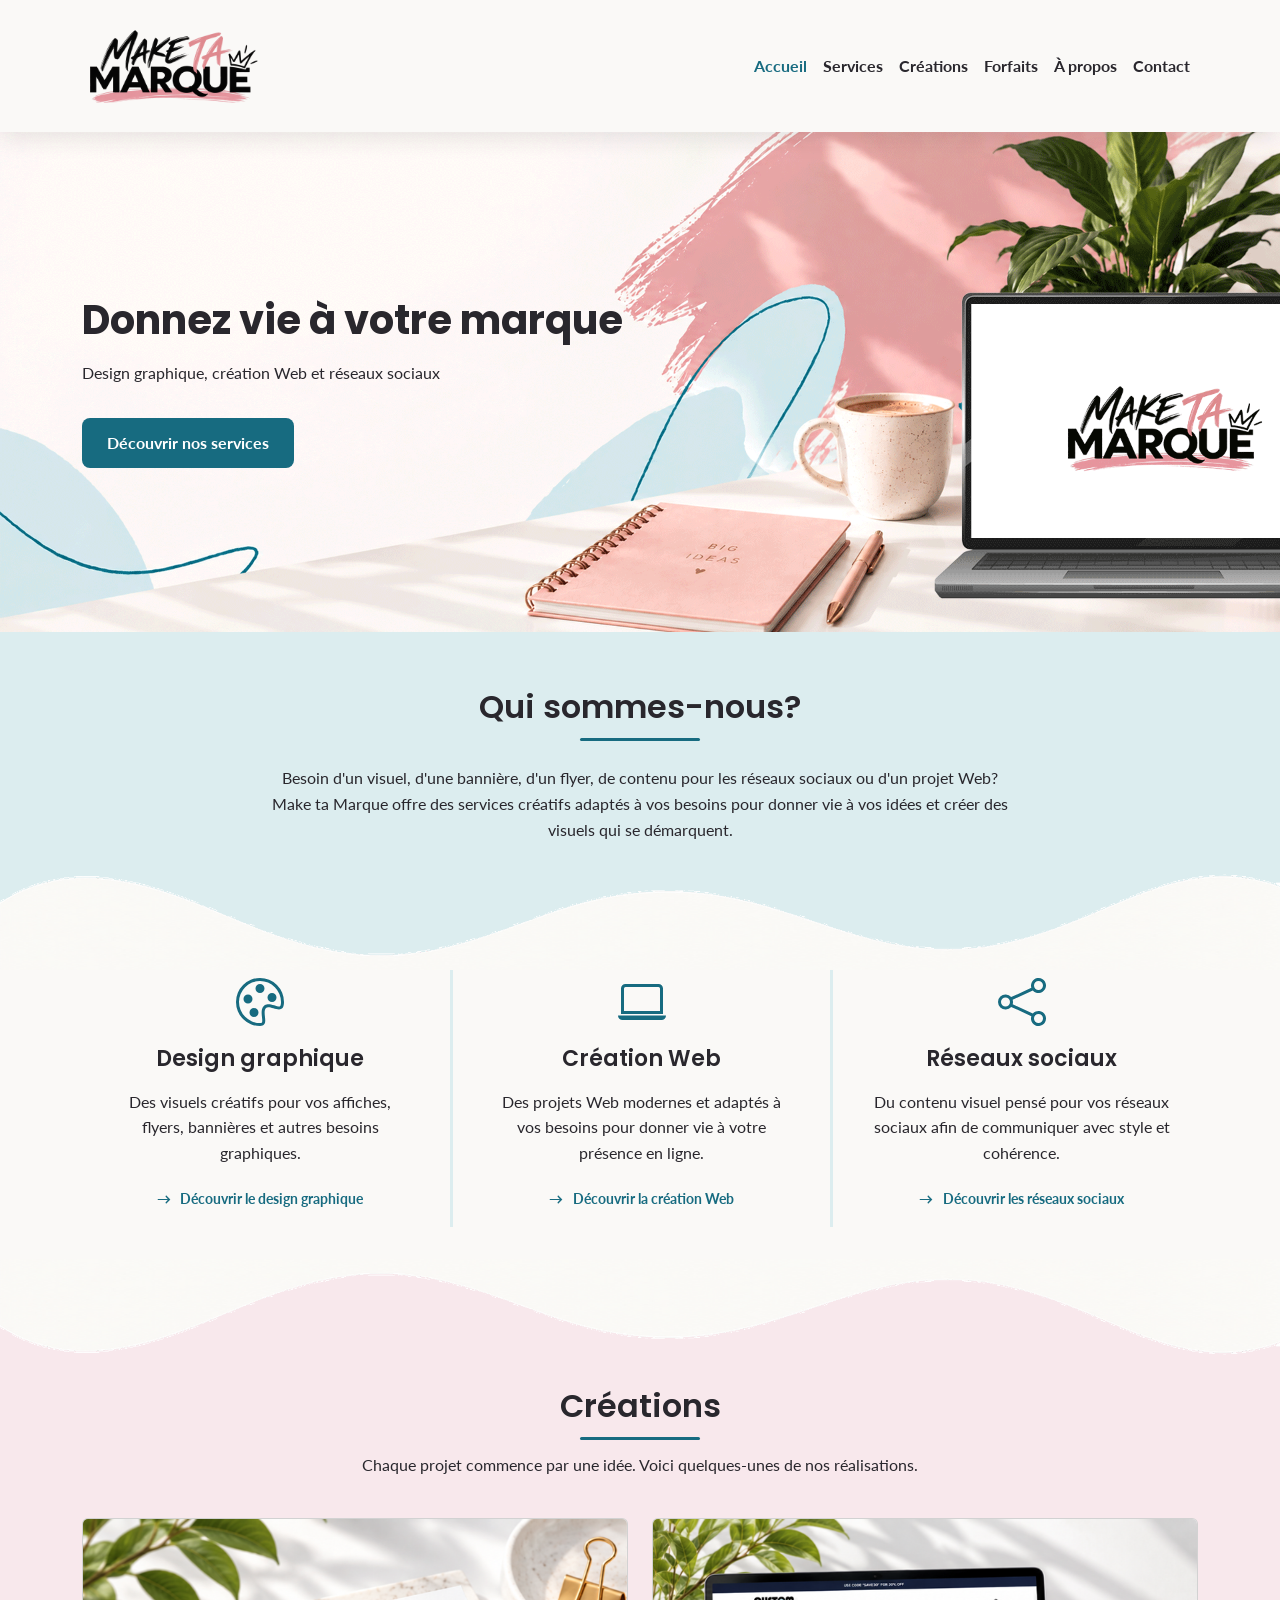
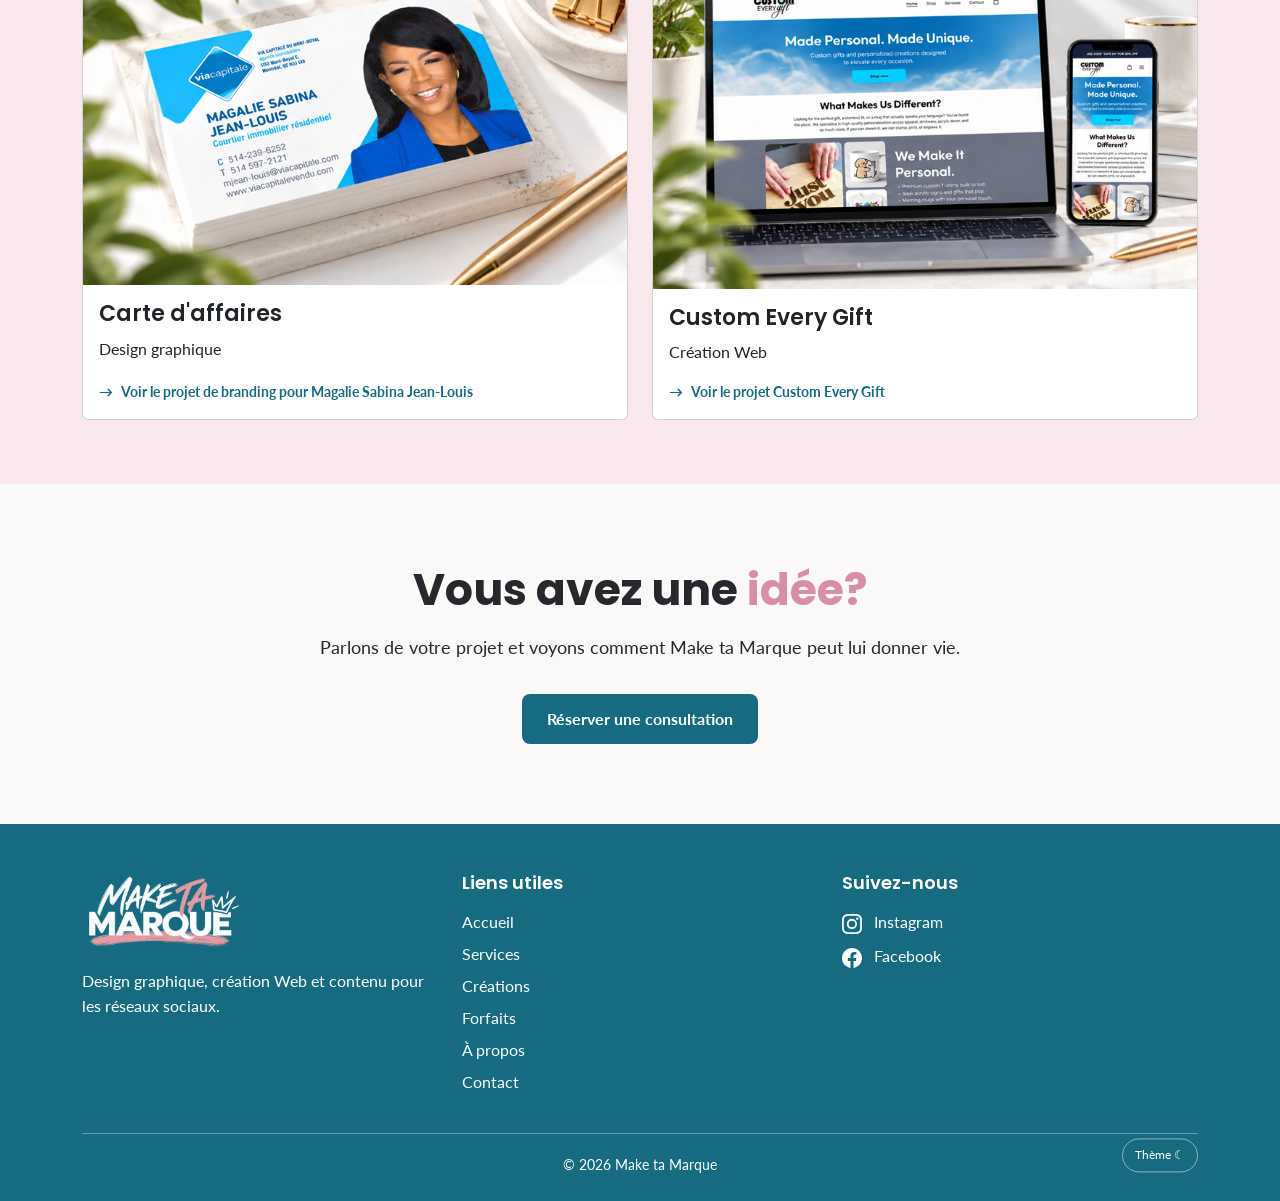
<file: index.html>
<!DOCTYPE html>
<html lang="fr">

<head>
    <meta charset="UTF-8">
    <meta name="viewport" content="width=device-width, initial-scale=1">

    <title>Accueil - Make ta Marque</title>
    <meta name="description"
        content="Make ta Marque donne vie à vos idées avec des services de design graphique, création de sites Web et contenu pour les réseaux sociaux.">
    <link href="https://fonts.googleapis.com/css2?family=Lato:wght@400;700&family=Poppins:wght@400;500;600;700&display=swap"
        rel="stylesheet">
    <link rel="stylesheet" href="vendor/bootstrap.min.css">
    <link rel="stylesheet" href="css/style.css">

</head>

<body>

    <header>
        <nav class="navbar navbar-expand-lg navbar-principale">
            <div class="container">

                <a class="navbar-brand" href="index.html">
                    <img src="images/maketamarque-logo.png" alt="Make ta Marque">
                </a>

                <button class="navbar-toggler" type="button"
                    data-bs-toggle="collapse"
                    data-bs-target="#menu"
                    aria-controls="menu"
                    aria-expanded="false"
                    aria-label="Ouvrir le menu">
                    <span class="navbar-toggler-icon"></span>
                </button>

                <div class="collapse navbar-collapse" id="menu">
                    <ul class="navbar-nav ms-auto">

                        <li class="nav-item">
                            <a class="nav-link active"
                                aria-current="page"
                                href="index.html">Accueil</a>
                        </li>

                        <li class="nav-item">
                            <a class="nav-link" href="services.html">Services</a>
                        </li>

                        <li class="nav-item">
                            <a class="nav-link" href="creations.html">Créations</a>
                        </li>

                        <li class="nav-item">
                            <a class="nav-link" href="forfaits.html">Forfaits</a>
                        </li>

                        <li class="nav-item">
                            <a class="nav-link" href="apropos.html">À propos</a>
                        </li>

                        <li class="nav-item">
                            <a class="nav-link" href="contact.html">Contact</a>
                        </li>

                    </ul>
                </div>

            </div>
        </nav>
    </header>


    <main>

        <!-- Bannière principale -->

        <section class="banniere">
            <div class="container">
                <div class="contenu-banniere">

                    <h1>Donnez vie à votre marque</h1>

                    <p>Design graphique, création Web et réseaux sociaux</p>

                    <a href="services.html" class="btn btn-principal">
                        Découvrir nos services
                    </a>

                </div>
            </div>
        </section>


        <section class="presentation">
            <div class="container">

                <h2 class="titre-section">Qui sommes-nous?</h2>

                <p>
                    Besoin d'un visuel, d'une bannière, d'un flyer, de contenu pour les réseaux
                    sociaux ou d'un projet Web? Make ta Marque offre des services créatifs adaptés
                    à vos besoins pour donner vie à vos idées et créer des visuels qui se démarquent.
                </p>

            </div>
        </section>

        <!-- Services -->

        <section class="services-accueil">
            <div class="container">
               <div class="row justify-content-center">

                <div class="col-12 col-md-6 col-lg-4 service-colonne">
                    <img src="images/icons/palette.svg" alt="" class="icone-service">

                    <h3>Design graphique</h3>

                    <p>
                        Des visuels créatifs pour vos affiches, flyers, bannières
                        et autres besoins graphiques.
                    </p>

                    <a href="services.html" class="lien-service">
                        Découvrir le design graphique
                    </a>
                </div>

                <div class="col-12 col-md-6 col-lg-4 service-colonne">
                    <img src="images/icons/laptop.svg" alt="" class="icone-service">

                    <h3>Création Web</h3>

                    <p>
                        Des projets Web modernes et adaptés à vos besoins pour
                        donner vie à votre présence en ligne.
                    </p>

                    <a href="services.html" class="lien-service">
                        Découvrir la création Web
                    </a>
                </div>

                <div class="col-12 col-md-6 col-lg-4 service-colonne">
                    <img src="images/icons/share.svg" alt="" class="icone-service">

                    <h3>Réseaux sociaux</h3>

                    <p>
                        Du contenu visuel pensé pour vos réseaux sociaux afin de
                        communiquer avec style et cohérence.
                    </p>

                    <a href="services.html" class="lien-service">
                        Découvrir les réseaux sociaux
                    </a>
                </div>

                </div>
            </div>
        </section>

        <!-- Mes Créations -->

        <section class="creations-recentes">
            <div class="container">

                <h2 class="titre-section">Créations</h2>

                <p class="intro-creations">
                    Chaque projet commence par une idée. Voici quelques-unes de nos réalisations.
                </p>

                <div class="row g-4">

                    <div class="col-12 col-md-6">
                        <article class="card creation-carte h-100">
                            <img src="images/carte-daffaire-magalie-jl.png"
                                class="card-img-top"
                                alt="Présentation d'une carte d'affaires pour Magalie Sabina Jean-Louis">

                            <div class="card-body d-flex flex-column">
                                <h3 class="card-title">Carte d'affaires</h3>

                                <p class="categorie-creation">
                                    Design graphique
                                </p>

                                <a href="creations.html" class="lien-creation mt-auto">
                                    Voir le projet de branding pour Magalie Sabina Jean-Louis
                                </a>
                            </div>
                        </article>
                    </div>

                    <div class="col-12 col-md-6">
                        <article class="card creation-carte h-100">
                            <img src="images/site-web-custom-every-gift.png"
                                class="card-img-top"
                                alt="Présentation du site Web Custom Every Gift sur ordinateur et cellulaire">

                            <div class="card-body d-flex flex-column">
                                <h3 class="card-title">Custom Every Gift</h3>

                                <p class="categorie-creation">
                                    Création Web
                                </p>

                                <a href="creations.html" class="lien-creation mt-auto">
                                    Voir le projet Custom Every Gift
                                </a>
                            </div>
                        </article>
                    </div>

                </div>

            </div>
        </section>

        <!-- Call to action -->
        <section class="appel-action">
            <div class="container">
                <h2>Vous avez une <span>idée?</span></h2>

                <p>
                    Parlons de votre projet et voyons comment Make ta Marque
                    peut lui donner vie.
                </p>

                <a href="contact.html" class="btn btn-principal">
                    Réserver une consultation
                </a>
            </div>
        </section>

    </main>


   <footer class="pied-de-page">

    <div class="container">

        <div class="row g-4">

            <!-- Make ta Marque -->
            <div class="col-12 col-md-4">

                <a href="index.html" class="logo-footer">
                    <img src="images/maketamarque-logo-white.png" alt="Make ta Marque">
                </a>

                <p>
                    Design graphique, création Web et contenu
                    pour les réseaux sociaux.
                </p>
            </div>

            <!-- Liens utiles -->
            <div class="col-6 col-md-4">
                <h2 class="titre-footer">Liens utiles</h2>

                <ul class="liens-footer">
                    <li><a href="index.html">Accueil</a></li>
                    <li><a href="services.html">Services</a></li>
                    <li><a href="creations.html">Créations</a></li>
                    <li><a href="forfaits.html">Forfaits</a></li>
                    <li><a href="apropos.html">À propos</a></li>
                    <li><a href="contact.html">Contact</a></li>
                </ul>
            </div>

            <!-- Réseaux sociaux -->
            <div class="col-6 col-md-4">
                <h2 class="titre-footer">Suivez-nous</h2>

                <div class="reseaux-sociaux">
                    <a href="https://www.instagram.com/maketamarque" target="_blank" rel="noopener noreferrer">
                        <img src="images/icons/instagram.svg" alt="">
                        Instagram
                    </a>

                    <a href="https://www.facebook.com/maketamarque" target="_blank" rel="noopener noreferrer">
                        <img src="images/icons/facebook.svg" alt="">
                        Facebook
                    </a>
                </div>

            </div>

        </div>

        <div class="copyright">
            <p>© 2026 Make ta Marque</p>

        <button type="button" id="bouton-theme" aria-label="Activer le mode sombre">
            Thème ☾
        </button>

        </div>

        </div>

    </footer>

   <script src="vendor/bootstrap.bundle.min.js"></script>
   <script src="js/theme.js"></script>

</body>

</html>
</file>
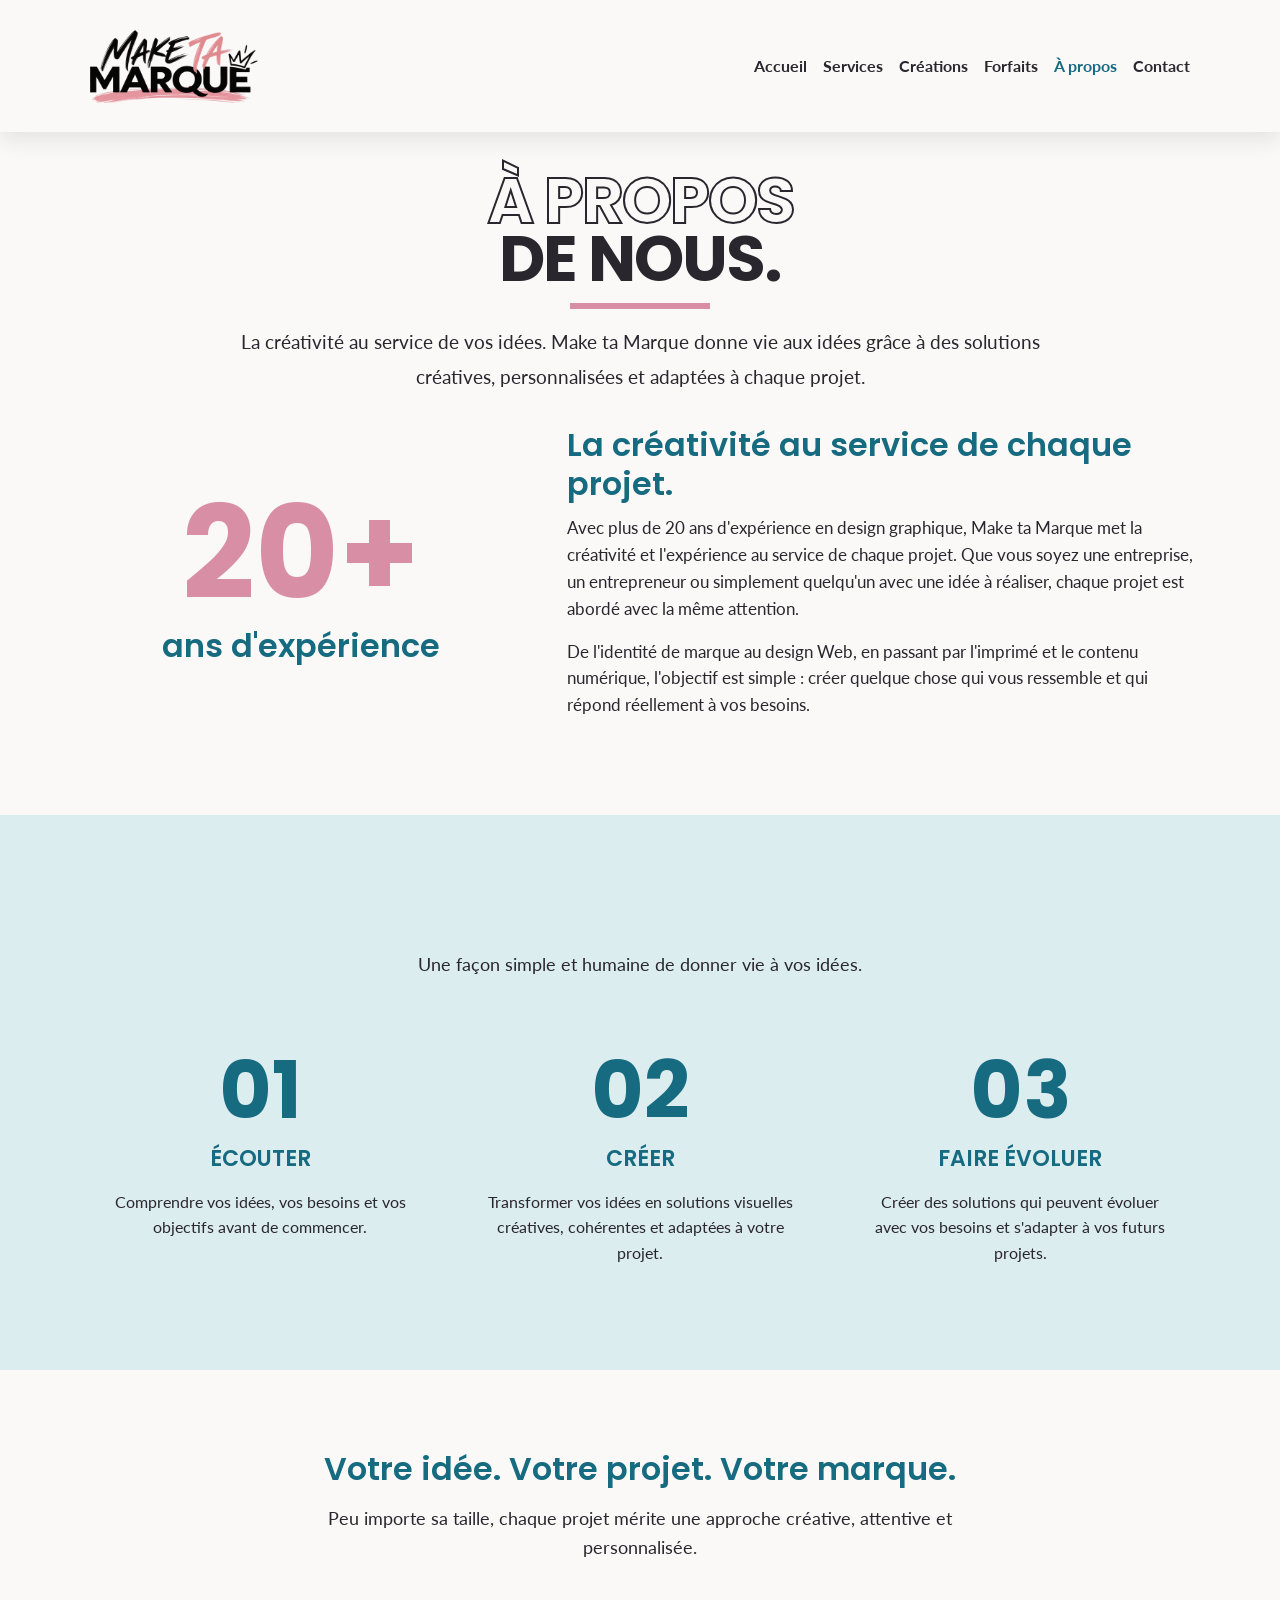
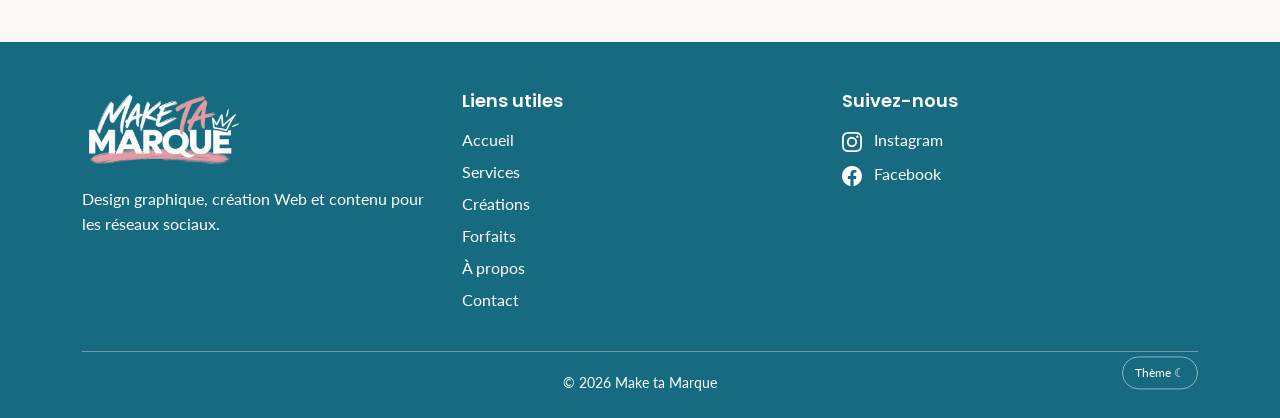
<file: apropos.html>
<!DOCTYPE html>
<html lang="fr">

<head>

    <meta charset="UTF-8">
    <meta name="viewport" content="width=device-width, initial-scale=1">

    <title>À propos - Make ta Marque</title>

    <meta name="description"
        content="Découvrez Make ta Marque, une approche créative et personnalisée soutenue par plus de 20 ans d'expérience en design graphique.">

    <link
        href="https://fonts.googleapis.com/css2?family=Lato:wght@400;700&family=Poppins:wght@400;500;600;700&display=swap"
        rel="stylesheet">

    <link rel="stylesheet" href="vendor/bootstrap.min.css">
    <link rel="stylesheet" href="css/style.css">

</head>


<body>

    <!-- Navigation -->

    <header>

        <nav class="navbar navbar-expand-lg navbar-principale">

            <div class="container">

                <a class="navbar-brand" href="index.html">
                    <img src="images/maketamarque-logo.png" alt="Make ta Marque">
                </a>

                <button class="navbar-toggler" type="button"
                    data-bs-toggle="collapse"
                    data-bs-target="#menu"
                    aria-controls="menu"
                    aria-expanded="false"
                    aria-label="Ouvrir le menu">

                    <span class="navbar-toggler-icon"></span>

                </button>


                <div class="collapse navbar-collapse" id="menu">

                    <ul class="navbar-nav ms-auto">

                        <li class="nav-item">
                            <a class="nav-link" href="index.html">Accueil</a>
                        </li>

                        <li class="nav-item">
                            <a class="nav-link" href="services.html">Services</a>
                        </li>

                        <li class="nav-item">
                            <a class="nav-link" href="creations.html">Créations</a>
                        </li>

                        <li class="nav-item">
                            <a class="nav-link" href="forfaits.html">Forfaits</a>
                        </li>

                        <li class="nav-item">
                            <a class="nav-link active"
                                aria-current="page"
                                href="apropos.html">À propos</a>
                        </li>

                        <li class="nav-item">
                            <a class="nav-link" href="contact.html">Contact</a>
                        </li>

                    </ul>

                </div>

            </div>

        </nav>

    </header>


    <main>

        <!-- Header À propos -->

        <section class="entete-page">

            <div class="container text-center">

                <h1 class="titre-page">
                    <span class="titre-contour">
                        À PROPOS
                    </span>
                    <span class="titre-plein">
                        DE NOUS.
                    </span>
                </h1>

                <p class="intro-page">
                    
                    <span>
                        La créativité au service de vos idées. 
                        Make ta Marque donne vie aux idées grâce à des solutions
                        créatives, personnalisées et adaptées à chaque projet.
                    </span>
                </p>

            </div>

            <div class="vague-apropos"></div>

        </section>


        <!-- Qui sommes-nous -->

        <section class="qui-sommes-nous">

            <div class="container">

                <div class="row align-items-center g-5">

                    <div class="col-12 col-lg-5">

                        <div class="experience">

                            <span class="nombre-experience">20+</span>

                            <h2>ans d'expérience</h2>

                        </div>

                    </div>


                    <div class="col-12 col-lg-7">

                        <h2 class="titre-experience">
                            La créativité au service de chaque projet.
                        </h2>

                        <p>
                            Avec plus de 20 ans d'expérience en design graphique,
                            Make ta Marque met la créativité et l'expérience au
                            service de chaque projet. Que vous soyez une entreprise,
                            un entrepreneur ou simplement quelqu'un avec une idée à
                            réaliser, chaque projet est abordé avec la même attention.
                        </p>

                        <p>
                            De l'identité de marque au design Web, en passant par
                            l'imprimé et le contenu numérique, l'objectif est simple :
                            créer quelque chose qui vous ressemble et qui répond
                            réellement à vos besoins.
                        </p>

                    </div>

                </div>

            </div>

        </section>

        <!-- Notre approche -->

        <section class="notre-approche">

            <div class="container">

                <div class="text-center entete-approche">

                    <h2>Notre approche</h2>

                    <p>
                        Une façon simple et humaine de donner vie à vos idées.
                    </p>

                </div>


                <div class="row g-4">

                    <!-- Écouter -->

                    <div class="col-12 col-md-4">

                        <article class="etape-approche">

                            <span class="numero-approche">01</span>

                            <h3>Écouter</h3>

                            <p>
                                Comprendre vos idées, vos besoins et vos objectifs
                                avant de commencer.
                            </p>

                        </article>

                    </div>


                    <!-- Créer -->

                    <div class="col-12 col-md-4">

                        <article class="etape-approche">

                            <span class="numero-approche">02</span>

                            <h3>Créer</h3>

                            <p>
                                Transformer vos idées en solutions visuelles créatives,
                                cohérentes et adaptées à votre projet.
                            </p>

                        </article>

                    </div>


                    <!-- Faire évoluer -->

                    <div class="col-12 col-md-4">

                        <article class="etape-approche">

                            <span class="numero-approche">03</span>

                            <h3>Faire évoluer</h3>

                            <p>
                                Créer des solutions qui peuvent évoluer avec vos besoins
                                et s'adapter à vos futurs projets.
                            </p>

                        </article>

                    </div>

                </div>

            </div>

        </section>


        <!-- Message -->

        <section class="message-apropos">

            <div class="container text-center">

                <h2>
                    Votre idée. Votre projet. Votre marque.
                </h2>

                <p>
                    Peu importe sa taille, chaque projet mérite une approche
                    créative, attentive et personnalisée.
                </p>

            </div>

        </section>

    </main>

    <!-- Footer -->

    <footer class="pied-de-page">

        <div class="container">

            <div class="row g-4">

                <!-- Make ta Marque -->

                <div class="col-12 col-md-4">

                    <a href="index.html" class="logo-footer">
                        <img src="images/maketamarque-logo-white.png" alt="Make ta Marque">
                    </a>

                    <p>
                        Design graphique, création Web et contenu
                        pour les réseaux sociaux.
                    </p>

                </div>

                <!-- Liens utiles -->

                <div class="col-6 col-md-4">

                    <h2 class="titre-footer">Liens utiles</h2>

                    <ul class="liens-footer">
                        <li><a href="index.html">Accueil</a></li>
                        <li><a href="services.html">Services</a></li>
                        <li><a href="creations.html">Créations</a></li>
                        <li><a href="forfaits.html">Forfaits</a></li>
                        <li><a href="apropos.html">À propos</a></li>
                        <li><a href="contact.html">Contact</a></li>
                    </ul>

                </div>

                <!-- Réseaux sociaux -->

                <div class="col-6 col-md-4">

                    <h2 class="titre-footer">Suivez-nous</h2>

                <div class="reseaux-sociaux">
                    <a href="https://www.instagram.com/maketamarque" target="_blank" rel="noopener noreferrer">
                        <img src="images/icons/instagram.svg" alt="">
                        Instagram
                    </a>

                    <a href="https://www.facebook.com/maketamarque" target="_blank" rel="noopener noreferrer">
                        <img src="images/icons/facebook.svg" alt="">
                        Facebook
                    </a>
                </div>

                </div>

            </div>

            <div class="copyright">
            <p>© 2026 Make ta Marque</p>
            <button type="button" id="bouton-theme" aria-label="Activer le mode sombre">
                Thème ☾
            </button>
            </div>

        </div>

    </footer>

    <script src="vendor/bootstrap.bundle.min.js"></script>
    <script src="js/theme.js"></script>

</body>

</html>
</file>
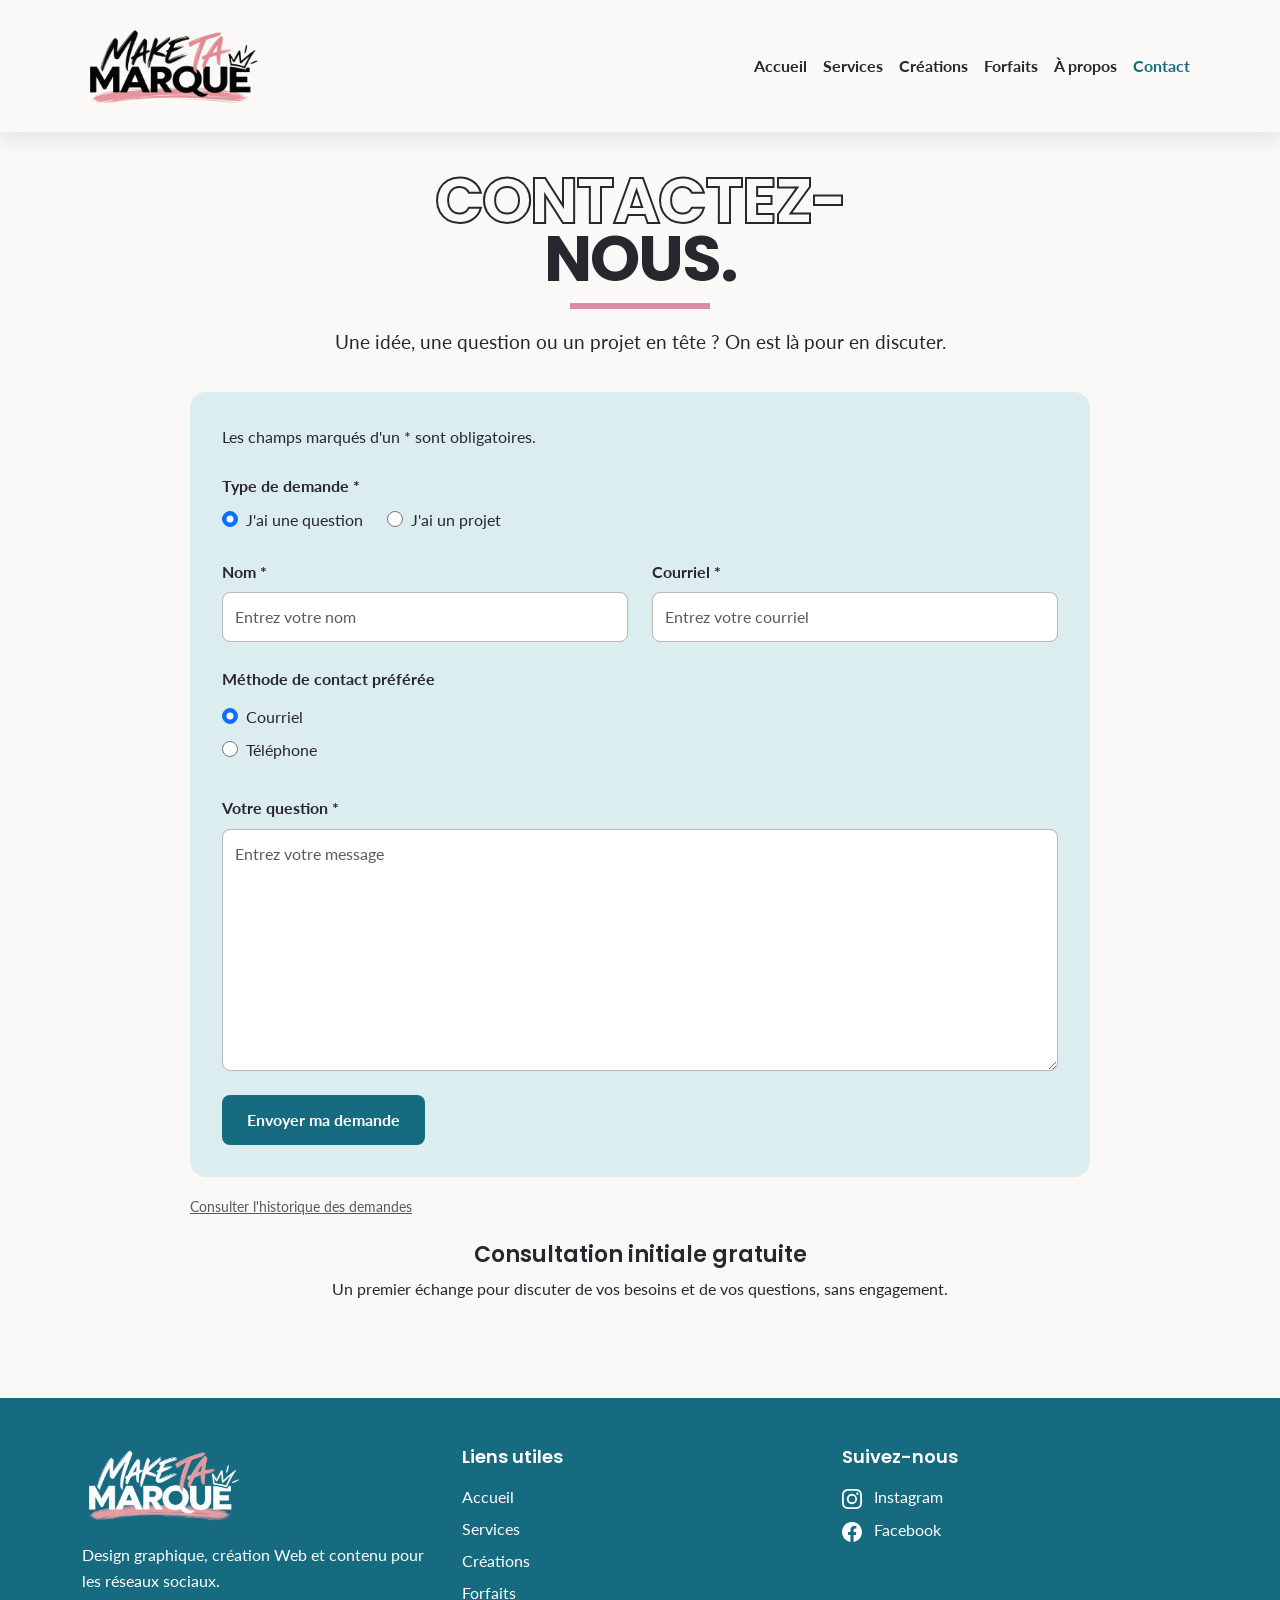
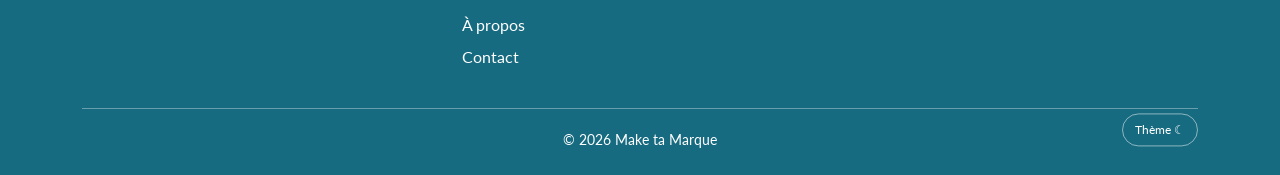
<file: contact.html>
<!DOCTYPE html>
<html lang="fr">

<head>

    <meta charset="UTF-8">

    <meta name="viewport" content="width=device-width, initial-scale=1.0">

    <title>Contact - Make ta Marque</title>

    <meta name="description"
        content="Contactez Make ta Marque pour discuter de votre projet de design graphique, création Web ou contenu pour les réseaux sociaux.">

    <link
        href="https://fonts.googleapis.com/css2?family=Lato:wght@400;700&family=Poppins:wght@400;500;600;700&display=swap"
        rel="stylesheet">

    <link rel="stylesheet" href="vendor/bootstrap.min.css">
    <link rel="stylesheet" href="css/style.css">

</head>


<body>

<!-- HEADER -->

    <header>

        <nav class="navbar navbar-expand-lg navbar-principale">

            <div class="container">

                <a class="navbar-brand" href="index.html">

                    <img src="images/maketamarque-logo.png"
                        alt="Make ta Marque"
                        class="logo">

                </a>

                <button class="navbar-toggler"
                    type="button"
                    data-bs-toggle="collapse"
                    data-bs-target="#menu"
                    aria-controls="menu"
                    aria-expanded="false"
                    aria-label="Ouvrir le menu">

                    <span class="navbar-toggler-icon"></span>

                </button>


                <div class="collapse navbar-collapse" id="menu">

                    <ul class="navbar-nav ms-auto">

                        <li class="nav-item">
                            <a class="nav-link" href="index.html">
                                Accueil
                            </a>
                        </li>

                        <li class="nav-item">
                            <a class="nav-link" href="services.html">
                                Services
                            </a>
                        </li>

                        <li class="nav-item">
                            <a class="nav-link" href="creations.html">
                                Créations
                            </a>
                        </li>

                        <li class="nav-item">
                            <a class="nav-link" href="forfaits.html">
                                Forfaits
                            </a>
                        </li>

                        <li class="nav-item">
                            <a class="nav-link" href="apropos.html">
                                À propos
                            </a>
                        </li>

                        <li class="nav-item">
                            <a class="nav-link active"
                                aria-current="page"
                                href="contact.html">
                                Contact
                            </a>
                        </li>

                    </ul>

                </div>
            </div>
        </nav>

    </header>

    <main>

        <!-- Contact -->

        <section class="entete-page">

            <div class="container text-center">

                <h1 class="titre-page">
                    <span class="titre-contour">CONTACTEZ-</span>
                    <span class="titre-plein">NOUS.</span>
                </h1>

                <p>
                    Une idée, une question ou un projet en tête ?
                    On est là pour en discuter.
                </p>

            </div>

        </section>

        <!-- Formulaire de contact -->

        <section class="contact-page">
            <div class="container">
                <div class="contact-contenu mx-auto">
                        <form class="formulaire-contact"
                            id="formulaire-contact"
                            action="merci.html"
                            method="get"
                            novalidate>

                            <p class="intro-formulaire">
                                Les champs marqués d'un * sont obligatoires.
                            </p>

                            <fieldset class="type-demande mb-4">
                                <legend class="form-label">Type de demande *</legend>
                                <div class="d-flex flex-wrap gap-4">
                                    <div class="form-check">
                                        <input class="form-check-input" type="radio" name="type-demande"
                                            id="type-question" value="question" checked>
                                        <label class="form-check-label" for="type-question">J'ai une question</label>
                                    </div>
                                    <div class="form-check">
                                        <input class="form-check-input" type="radio" name="type-demande"
                                            id="type-projet" value="projet">
                                        <label class="form-check-label" for="type-projet">J'ai un projet</label>
                                    </div>
                                </div>
                            </fieldset>

                            <div class="row g-4">

                                <!-- Nom -->

                                <div class="col-12 col-md-6">

                                    <label for="nom" class="form-label">
                                        Nom *
                                    </label>

                                    <input type="text"
                                        class="form-control"
                                        id="nom"
                                        name="nom"
                                        placeholder="Entrez votre nom"
                                        required
                                        minlength="2">

                                </div>

                                <!-- Courriel -->

                                <div class="col-12 col-md-6">

                                    <label for="courriel" class="form-label">
                                        Courriel *
                                    </label>

                                    <input type="email"
                                        class="form-control"
                                        id="courriel"
                                        name="courriel"
                                        placeholder="Entrez votre courriel"
                                        required>

                                </div>

                                <!-- Raison de la demande -->

                                <div class="col-12 champ-projet d-none">

                                    <label for="raison" class="form-label">
                                        Raison de la demande *
                                    </label>

                                    <select class="form-select"
                                        id="raison"
                                        name="raison"
                                        required>

                                        <option value="" selected disabled>
                                            Sélectionnez une option
                                        </option>

                                        <option value="generale">
                                            Demande générale
                                        </option>

                                        <option value="identite">
                                            Identité de marque
                                        </option>

                                        <option value="design">
                                            Design graphique
                                        </option>

                                        <option value="web">
                                            Création Web
                                        </option>

                                        <option value="reseaux">
                                            Réseaux sociaux
                                        </option>

                                        <option value="numerique">
                                            Design numérique et courriel
                                        </option>

                                        <option value="autre">
                                            Autre
                                        </option>

                                    </select>

                                </div>

                                <div class="col-12 champ-projet d-none" id="section-reseaux">

                                    <fieldset class="choix-reseaux">

                                        <legend>
                                            Réseaux sociaux concernés
                                        </legend>

                                        <p>
                                            Sélectionnez une ou plusieurs plateformes.
                                        </p>


                                        <div class="row">

                                            <div class="col-6 col-md-4">

                                                <div class="form-check">

                                                    <input class="form-check-input"
                                                        type="checkbox"
                                                        id="instagram"
                                                        name="reseaux"
                                                        value="instagram">

                                                    <label class="form-check-label"
                                                        for="instagram">
                                                        Instagram
                                                    </label>

                                                </div>

                                            </div>


                                            <div class="col-6 col-md-4">

                                                <div class="form-check">

                                                    <input class="form-check-input"
                                                        type="checkbox"
                                                        id="facebook"
                                                        name="reseaux"
                                                        value="facebook">

                                                    <label class="form-check-label"
                                                        for="facebook">
                                                        Facebook
                                                    </label>

                                                </div>

                                            </div>


                                            <div class="col-6 col-md-4">

                                                <div class="form-check">

                                                    <input class="form-check-input"
                                                        type="checkbox"
                                                        id="tiktok"
                                                        name="reseaux"
                                                        value="tiktok">

                                                    <label class="form-check-label"
                                                        for="tiktok">
                                                        TikTok
                                                    </label>

                                                </div>

                                            </div>


                                            <div class="col-6 col-md-4">

                                                <div class="form-check">

                                                    <input class="form-check-input"
                                                        type="checkbox"
                                                        id="linkedin"
                                                        name="reseaux"
                                                        value="linkedin">

                                                    <label class="form-check-label"
                                                        for="linkedin">
                                                        LinkedIn
                                                    </label>

                                                </div>

                                            </div>


                                            <div class="col-6 col-md-4">

                                                <div class="form-check">

                                                    <input class="form-check-input"
                                                        type="checkbox"
                                                        id="youtube"
                                                        name="reseaux"
                                                        value="youtube">

                                                    <label class="form-check-label"
                                                        for="youtube">
                                                        YouTube
                                                    </label>

                                                </div>

                                            </div>


                                            <div class="col-6 col-md-4">

                                                <div class="form-check">

                                                    <input class="form-check-input"
                                                        type="checkbox"
                                                        id="pinterest"
                                                        name="reseaux"
                                                        value="pinterest">

                                                    <label class="form-check-label"
                                                        for="pinterest">
                                                        Pinterest
                                                    </label>

                                                </div>

                                            </div>

                                        </div>

                                    </fieldset>

                                </div>

                                <!-- Budget -->

                                <div class="col-12 col-md-6 d-none">

                                    <label for="budget" class="form-label">
                                        Budget approximatif
                                    </label>

                                    <select class="form-select"
                                        id="budget"
                                        name="budget">

                                        <option value="">
                                            Sélectionnez une option
                                        </option>

                                        <option value="moins-500">
                                            Moins de 500 $
                                        </option>

                                        <option value="500-1000">
                                            500 $ à 1 000 $
                                        </option>

                                        <option value="1000-2500">
                                            1 000 $ à 2 500 $
                                        </option>

                                        <option value="2500-5000">
                                            2 500 $ à 5 000 $
                                        </option>

                                        <option value="5000-plus">
                                            5 000 $ et plus
                                        </option>

                                        <option value="a-discuter">
                                            À discuter
                                        </option>

                                    </select>

                                </div>

                                <!-- Méthode de contact -->

                                <div class="col-12 col-md-6">

                                    <fieldset class="methode-contact">

                                        <legend>
                                            Méthode de contact préférée
                                        </legend>


                                        <div class="form-check">

                                            <input class="form-check-input"
                                                type="radio"
                                                name="methode"
                                                id="methode-courriel"
                                                value="courriel" checked>

                                            <label class="form-check-label"
                                                for="methode-courriel">
                                                Courriel
                                            </label>

                                        </div>


                                        <div class="form-check">

                                            <input class="form-check-input"
                                                type="radio"
                                                name="methode"
                                                id="methode-telephone"
                                                value="telephone">

                                            <label class="form-check-label"
                                                for="methode-telephone">
                                                Téléphone
                                            </label>

                                        </div>

                                    </fieldset>

                                </div>

                                <div class="col-12 d-none" id="section-telephone">

                                    <label for="telephone" class="form-label">
                                        Téléphone
                                    </label>

                                    <input type="tel"
                                        class="form-control"
                                        id="telephone"
                                        name="telephone"
                                        placeholder="Entrez votre numéro de téléphone">

                                </div>

                                <!-- Message -->

                                <div class="col-12">

                                    <label for="message" class="form-label" id="label-message">
                                        Votre question *
                                    </label>

                                    <textarea class="form-control"
                                        id="message"
                                        name="message"
                                        rows="9"
                                        required
                                        placeholder="Entrez votre message"></textarea>

                                </div>


                                <!-- Envoyer -->

                                <div class="col-12">

                                    <button type="submit"
                                        class="btn btn-principal">
                                        Envoyer ma demande
                                    </button>

                                </div>


                            </div>
                            <p id="confirmation-contact" class="mt-3 d-none" role="status"></p>

                        </form>

                            <!-- Historique des demandes - Lab 3 -->

                            <div class="historique-demandes mt-3">

                                <a class="small text-muted"
                                    data-bs-toggle="collapse"
                                    href="#historique"
                                    role="button"
                                    aria-expanded="false"
                                    aria-controls="historique">
                                    Consulter l'historique des demandes
                                </a>

                                <div class="collapse mt-3" id="historique">

                                    <div id="liste-demandes"></div>

                                    <button type="button"
                                        id="effacer-demandes"
                                        class="btn btn-outline-secondary btn-sm mt-2">
                                        Effacer l'historique
                                    </button>

                                </div>

                            </div>

                            <div class="text-center mt-4">

                                <h3>Consultation initiale gratuite</h3>
                                <p>
                                    Un premier échange pour discuter de vos besoins
                                    et de vos questions, sans engagement.
                                </p>
                            </div>
                </div>
            </div>
        </section>

    </main>

    <!-- Footer -->

    <footer class="pied-de-page">

        <div class="container">

            <div class="row g-4">

                <!-- Make ta Marque -->

                <div class="col-12 col-md-4">

                    <a href="index.html" class="logo-footer">
                        <img src="images/maketamarque-logo-white.png" alt="Make ta Marque">
                    </a>

                    <p>
                        Design graphique, création Web et contenu
                        pour les réseaux sociaux.
                    </p>

                </div>

                <!-- Liens utiles -->

                <div class="col-6 col-md-4">

                    <h2 class="titre-footer">Liens utiles</h2>

                    <ul class="liens-footer">
                        <li><a href="index.html">Accueil</a></li>
                        <li><a href="services.html">Services</a></li>
                        <li><a href="creations.html">Créations</a></li>
                        <li><a href="forfaits.html">Forfaits</a></li>
                        <li><a href="apropos.html">À propos</a></li>
                        <li><a href="contact.html">Contact</a></li>
                    </ul>

                </div>

                <!-- Réseaux sociaux -->

                <div class="col-6 col-md-4">

                    <h2 class="titre-footer">Suivez-nous</h2>

                <div class="reseaux-sociaux">
                    <a href="https://www.instagram.com/maketamarque" target="_blank" rel="noopener noreferrer">
                        <img src="images/icons/instagram.svg" alt="">
                        Instagram
                    </a>

                    <a href="https://www.facebook.com/maketamarque" target="_blank" rel="noopener noreferrer">
                        <img src="images/icons/facebook.svg" alt="">
                        Facebook
                    </a>
                </div>

                </div>

            </div>

            <div class="copyright">
            <p>© 2026 Make ta Marque</p>
            <button type="button" id="bouton-theme" aria-label="Activer le mode sombre">
                Thème ☾
            </button>
            </div>

        </div>

    </footer>

    <script src="vendor/bootstrap.bundle.min.js"></script>
    <script src="js/theme.js"></script>
    <script src="js/contact.js" defer></script>

</body>

</html>
</file>
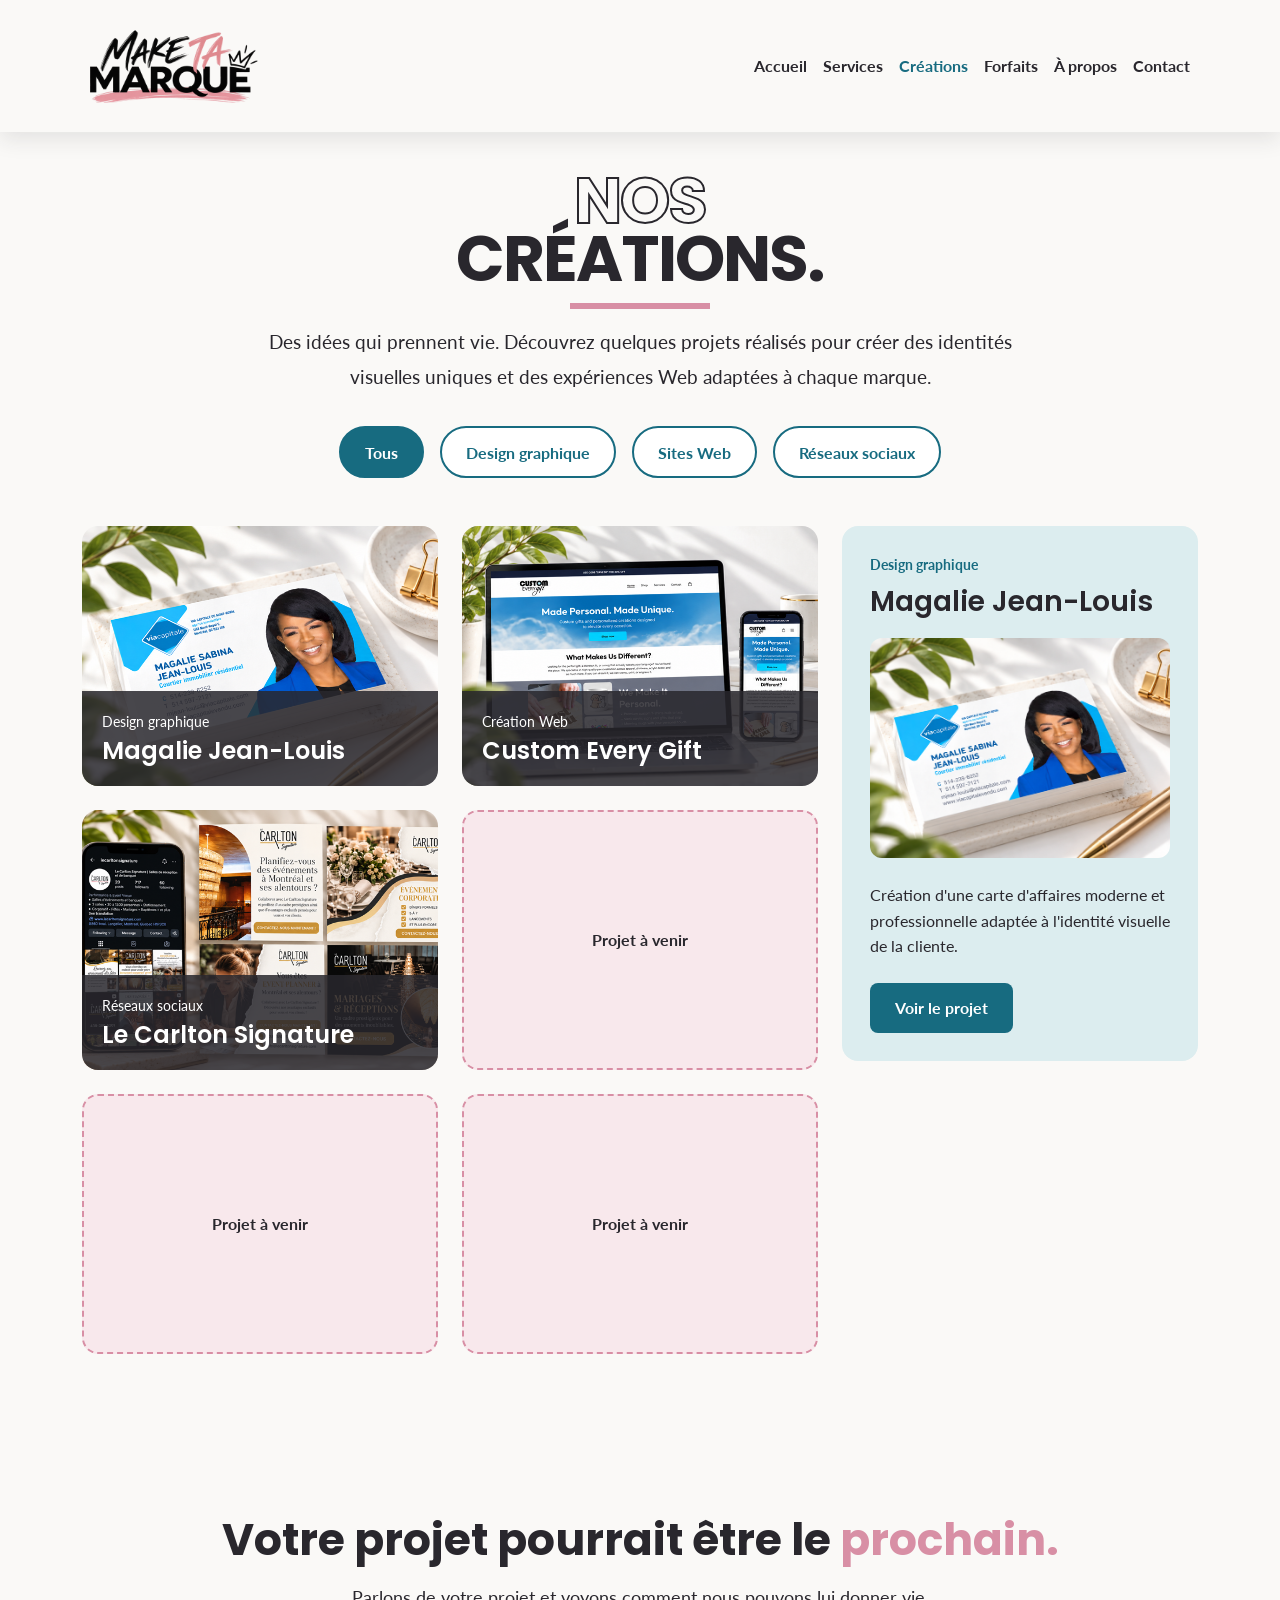
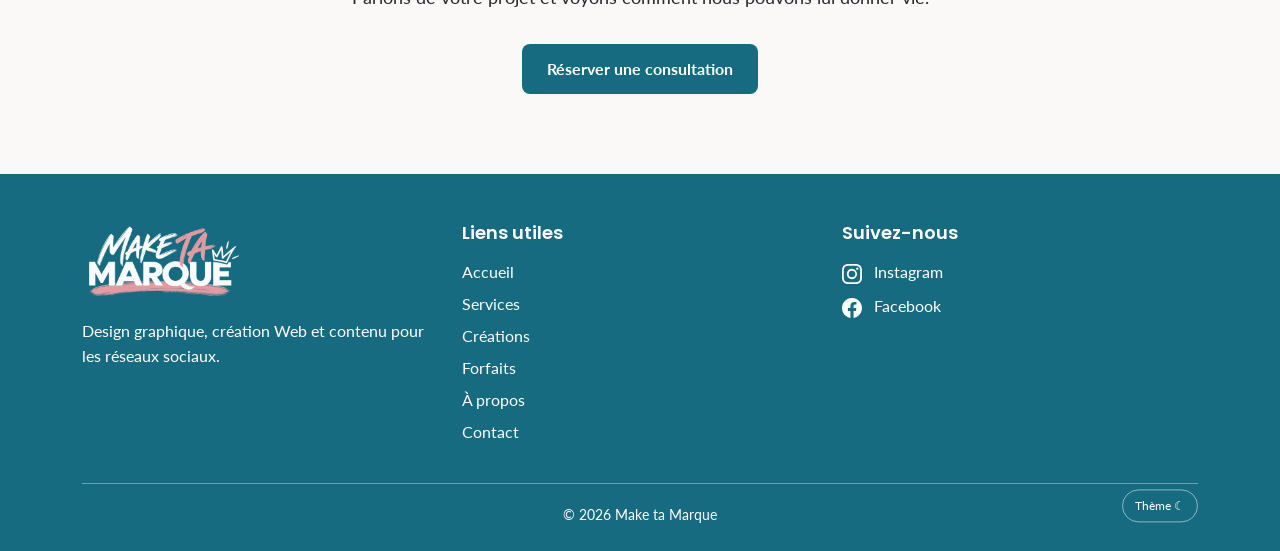
<file: creations.html>
<!DOCTYPE html>
<html lang="fr">

<head>

    <meta charset="UTF-8">
    <meta name="viewport" content="width=device-width, initial-scale=1">

    <title>Créations - Make ta Marque</title>

    <meta name="description"
        content="Découvrez les créations de Make ta Marque en design graphique, création Web et contenu pour les réseaux sociaux.">

    <link
        href="https://fonts.googleapis.com/css2?family=Lato:wght@400;700&family=Poppins:wght@400;500;600;700&display=swap"
        rel="stylesheet">
    <link rel="stylesheet" href="vendor/bootstrap.min.css">
    <link rel="stylesheet" href="css/style.css">

</head>


<body>

    <!-- Navigation -->

    <header>

        <nav class="navbar navbar-expand-lg navbar-principale">

            <div class="container">

                <a class="navbar-brand" href="index.html">
                    <img src="images/maketamarque-logo.png" alt="Make ta Marque">
                </a>

                <button class="navbar-toggler" type="button"
                    data-bs-toggle="collapse"
                    data-bs-target="#menu"
                    aria-controls="menu"
                    aria-expanded="false"
                    aria-label="Ouvrir le menu">

                    <span class="navbar-toggler-icon"></span>

                </button>


                <div class="collapse navbar-collapse" id="menu">

                    <ul class="navbar-nav ms-auto">

                        <li class="nav-item">
                            <a class="nav-link" href="index.html">Accueil</a>
                        </li>

                        <li class="nav-item">
                            <a class="nav-link" href="services.html">Services</a>
                        </li>

                        <li class="nav-item">
                            <a class="nav-link active"
                                aria-current="page"
                                href="creations.html">Créations</a>
                        </li>

                        <li class="nav-item">
                            <a class="nav-link" href="forfaits.html">Forfaits</a>
                        </li>

                        <li class="nav-item">
                            <a class="nav-link" href="apropos.html">À propos</a>
                        </li>

                        <li class="nav-item">
                            <a class="nav-link" href="contact.html">Contact</a>
                        </li>

                    </ul>

                </div>

            </div>

        </nav>

    </header>


    <main>

        <!-- Header Créations -->

        <section class="entete-page">

            <div class="container text-center">

                <h1 class="titre-page">
                    <span class="titre-contour">
                        NOS
                    </span>
                    <span class="titre-plein">
                        CRÉATIONS.
                    </span>
                </h1>

                    <p class="intro-page">
                        <span>
                            Des idées qui prennent vie. Découvrez quelques projets réalisés pour créer des identités visuelles uniques
                            et des expériences Web adaptées à chaque marque.
                        </span>
                    </p>

            </div>

        </section>


        <!-- Créations -->

        <div class="page-creations">

            <div class="container">

                <!-- Filtres -->

                <div class="filtres-creations">

                    <!-- Fonctionnalité des filtres sera fait au Lab 3 - js -->

                    <button type="button" class="filtre actif">Tous</button>
                    <button type="button" class="filtre">Design graphique</button>
                    <button type="button" class="filtre">Sites Web</button>
                    <button type="button" class="filtre">Réseaux sociaux</button>

                </div>


                <div class="row g-4">

                    <!-- Grille des projets -->

                    <div class="col-12 col-lg-8">

                        <div class="grille-creations">

                            <!-- Projet 1 -->

                            <article class="projet">

                                <img src="images/carte-daffaire-magalie-jl.png"
                                    alt="Carte d'affaires créée pour Magalie Jean-Louis">

                                <div class="info-projet">

                                    <p>Design graphique</p>
                                    <h2>Magalie Jean-Louis</h2>

                                </div>

                            </article>


                            <!-- Projet 2 -->

                            <article class="projet">

                                <img src="images/site-web-custom-every-gift.png"
                                    alt="Site Web créé pour Custom Every Gift">

                                <div class="info-projet">

                                    <p>Création Web</p>
                                    <h2>Custom Every Gift</h2>

                                </div>

                            </article>


                            <!-- Projet 3 -->

                            <article class="projet">

                                <img src="images/le-carlton-signature-social-media.png"
                                    alt="Créations pour les réseaux sociaux de Le Carlton Signature">

                                <div class="info-projet">

                                    <p>Réseaux sociaux</p>
                                    <h2>Le Carlton Signature</h2>

                                </div>

                            </article>


                            <!-- Projet 4 -->

                            <div class="projet projet-a-venir">

                                <div class="contenu-a-venir">

                                    <p>Projet à venir</p>

                                </div>

                            </div>


                            <!-- Projet 5 -->

                            <div class="projet projet-a-venir">

                                <div class="contenu-a-venir">

                                    <p>Projet à venir</p>

                                </div>

                            </div>


                            <!-- Projet 6 -->

                            <div class="projet projet-a-venir">

                                <div class="contenu-a-venir">

                                    <p>Projet à venir</p>

                                </div>

                            </div>

                        </div>

                    </div>


                    <!-- Détails du projet -->

                    <div class="col-12 col-lg-4">

                        <aside class="details-projet">

                            <!-- Le projet sélectionné sera interactif au Lab 3 - js -->

                            <p class="categorie-projet">
                                Design graphique
                            </p>

                            <h2>Magalie Jean-Louis</h2>

                            <img src="images/carte-daffaire-magalie-jl.png"
                                alt="Carte d'affaires créée pour Magalie Jean-Louis">

                            <p>
                                Création d'une carte d'affaires moderne
                                et professionnelle adaptée à l'identité
                                visuelle de la cliente.
                            </p>

                            <a href="#" class="btn btn-principal">
                                Voir le projet
                            </a>

                        </aside>

                    </div>

                </div>

            </div>

        </div>


        <!-- Call to action -->

        <section class="appel-action">

            <div class="container">

                <h2>Votre projet pourrait être le <span>prochain.</span></h2>

                <p>
                    Parlons de votre projet et voyons comment
                    nous pouvons lui donner vie.
                </p>

                <a href="contact.html" class="btn btn-principal">
                    Réserver une consultation
                </a>

            </div>

        </section>

    </main>


    <!-- Footer -->

    <footer class="pied-de-page">

        <div class="container">

            <div class="row g-4">

                <!-- Make ta Marque -->

                <div class="col-12 col-md-4">

                    <a href="index.html" class="logo-footer">
                        <img src="images/maketamarque-logo-white.png" alt="Make ta Marque">
                    </a>

                    <p>
                        Design graphique, création Web et contenu
                        pour les réseaux sociaux.
                    </p>

                </div>


                <!-- Liens utiles -->

                <div class="col-6 col-md-4">

                    <h2 class="titre-footer">Liens utiles</h2>

                    <ul class="liens-footer">
                        <li><a href="index.html">Accueil</a></li>
                        <li><a href="services.html">Services</a></li>
                        <li><a href="creations.html">Créations</a></li>
                        <li><a href="forfaits.html">Forfaits</a></li>
                        <li><a href="apropos.html">À propos</a></li>
                        <li><a href="contact.html">Contact</a></li>
                    </ul>

                </div>


                <!-- Réseaux sociaux -->

                <div class="col-6 col-md-4">

                    <h2 class="titre-footer">Suivez-nous</h2>

                    <div class="reseaux-sociaux">
                        <a href="https://www.instagram.com/maketamarque" target="_blank" rel="noopener noreferrer">
                            <img src="images/icons/instagram.svg" alt="">
                            Instagram
                        </a>

                        <a href="https://www.facebook.com/maketamarque" target="_blank" rel="noopener noreferrer">
                            <img src="images/icons/facebook.svg" alt="">
                            Facebook
                        </a>
                    </div>

                </div>

            </div>


            <div class="copyright">
                <p>© 2026 Make ta Marque</p>
<button type="button" id="bouton-theme" aria-label="Activer le mode sombre">
    Thème ☾
</button>
            </div>

        </div>

    </footer>



    <script src="vendor/bootstrap.bundle.min.js"></script>
<script src="js/theme.js"></script>

</body>

</html>
</file>
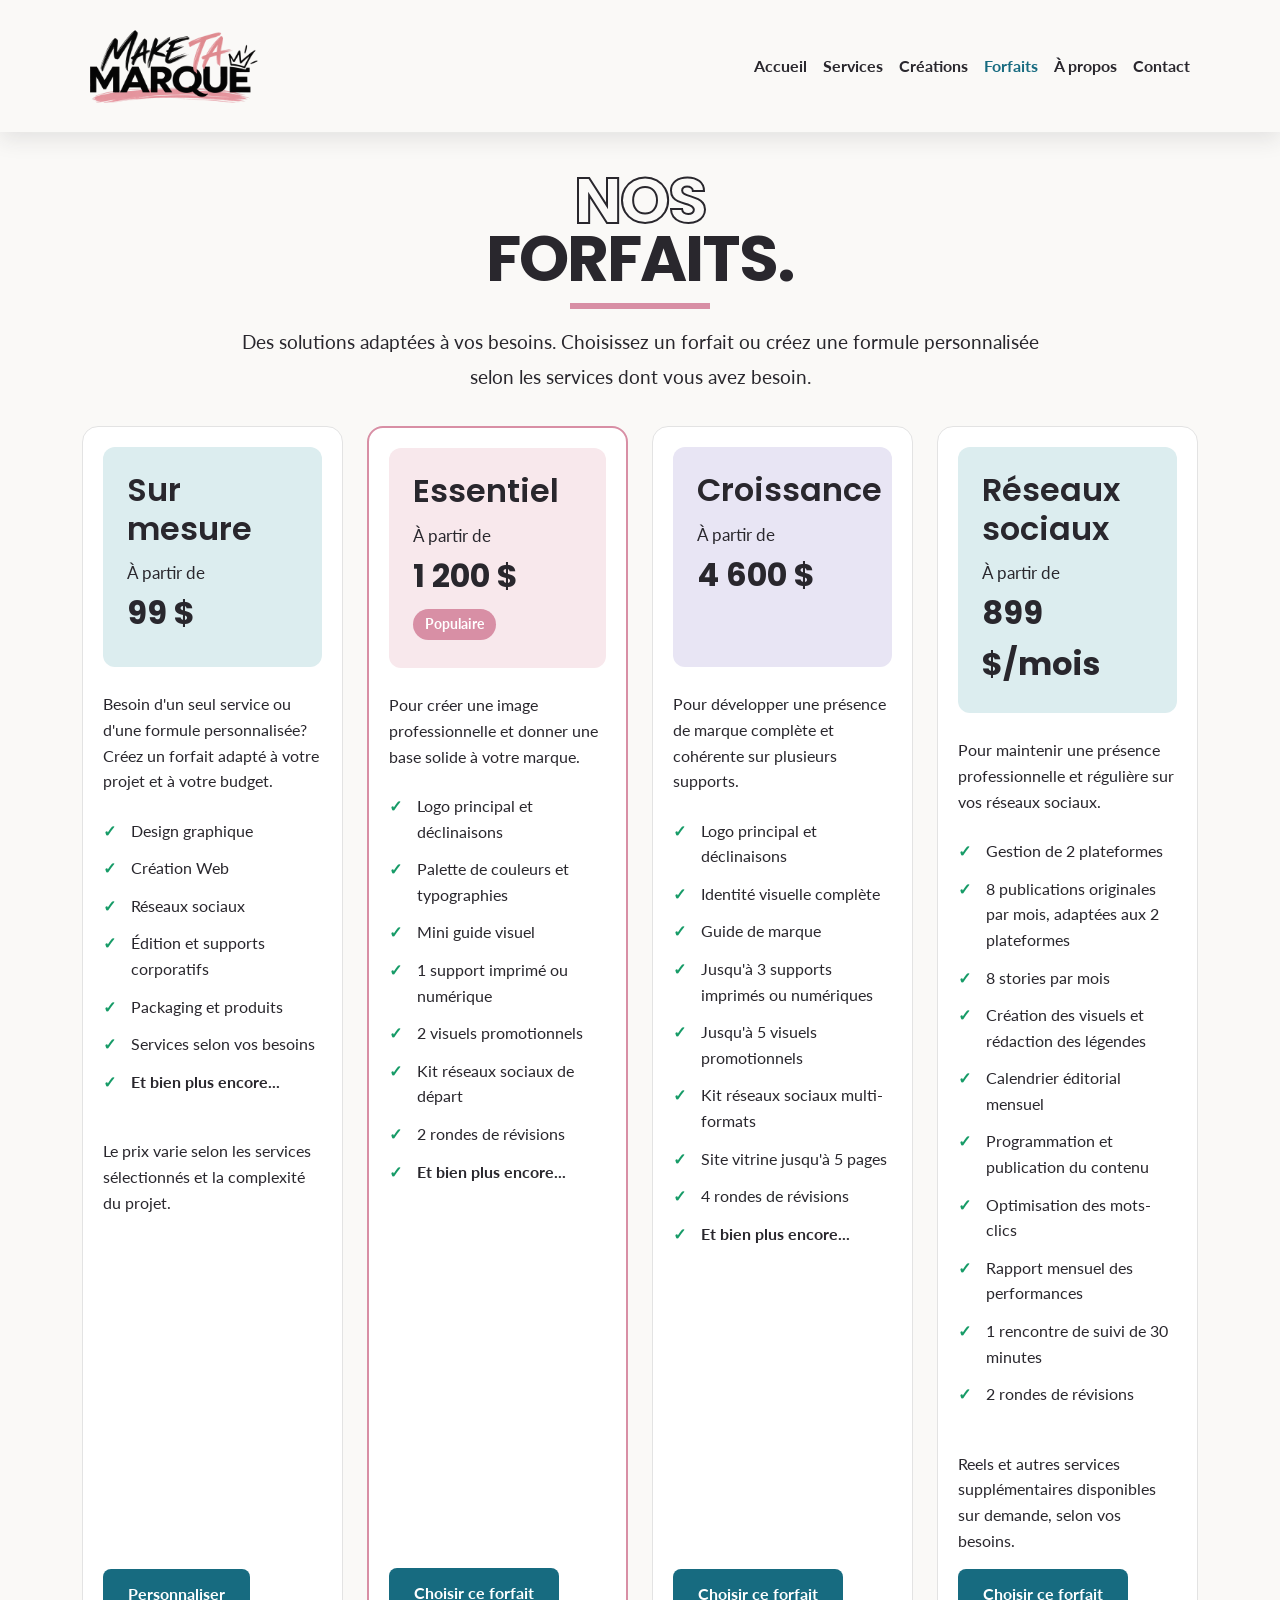
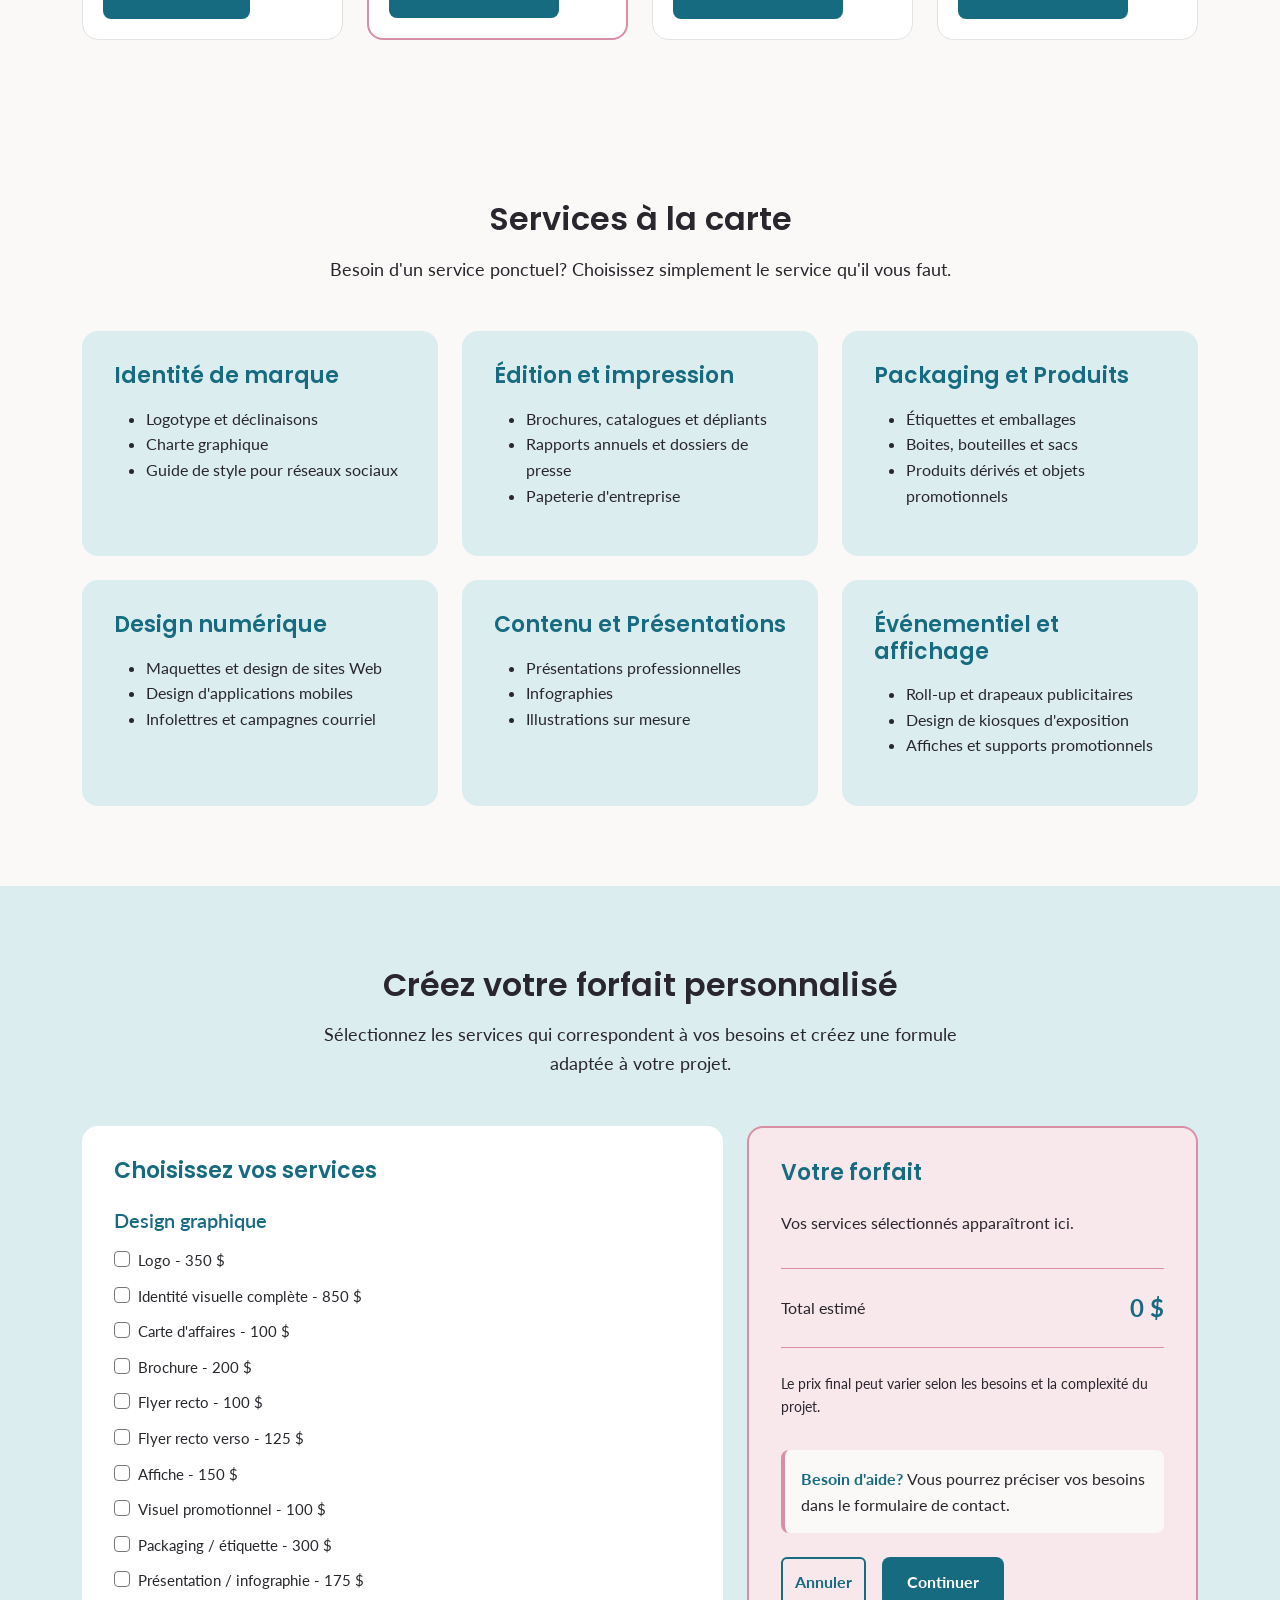
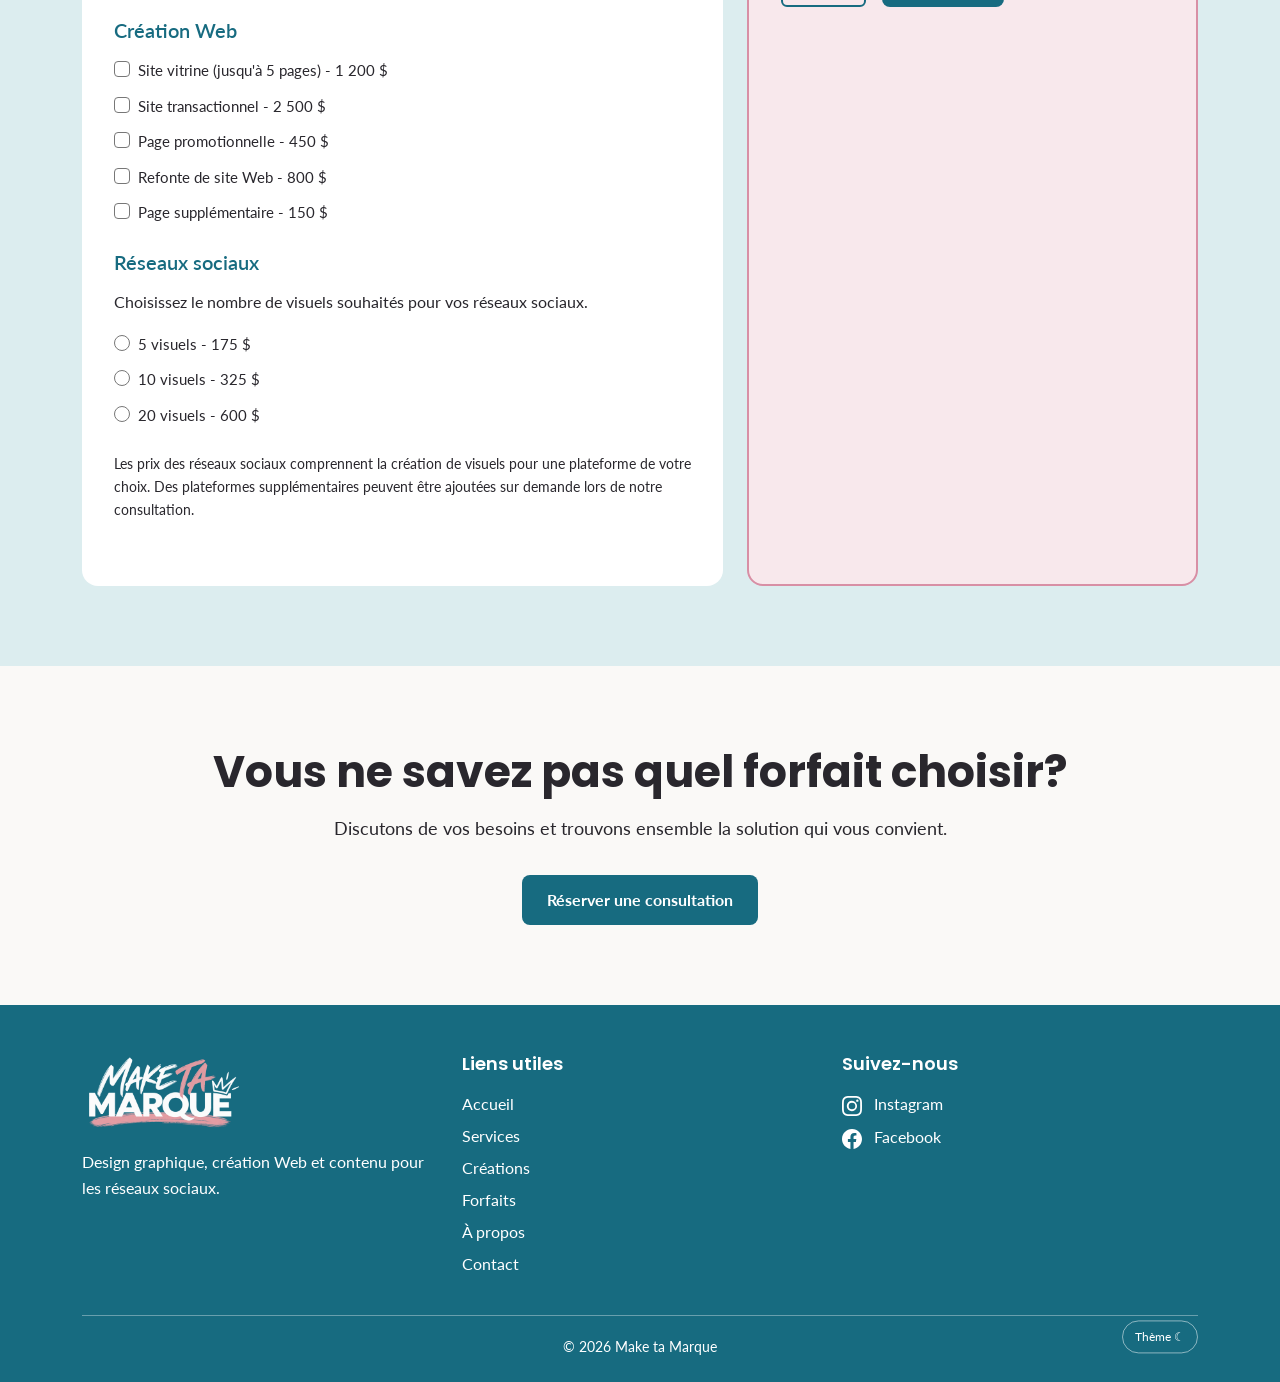
<file: forfaits.html>
<!DOCTYPE html>
<html lang="fr">
    <head>
        <meta charset="utf-8"/>
        <meta content="width=device-width, initial-scale=1" name="viewport"/>
        <title>
            Forfaits - Make ta Marque
        </title>
        <meta content="Découvrez les forfaits de Make ta Marque pour vos besoins en design graphique, création Web et réseaux sociaux." name="description"/>
        <link href="https://fonts.googleapis.com/css2?family=Lato:wght@400;700&family=Poppins:wght@400;500;600;700&display=swap" rel="stylesheet"/>
        <link href="vendor/bootstrap.min.css" rel="stylesheet"/>
        <link href="css/style.css" rel="stylesheet"/>
    </head>
    <body>

        <!-- Navigation -->

        <header>
            <nav class="navbar navbar-expand-lg navbar-principale">
                <div class="container">
                    <a class="navbar-brand" href="index.html">
                        <img alt="Make ta Marque" src="images/maketamarque-logo.png"/>
                    </a>
                    <button aria-controls="menu" aria-expanded="false" aria-label="Ouvrir le menu" class="navbar-toggler" data-bs-target="#menu" data-bs-toggle="collapse" type="button">
                        <span class="navbar-toggler-icon">
                        </span>
                    </button>
                    <div class="collapse navbar-collapse" id="menu">
                        <ul class="navbar-nav ms-auto">
                            <li class="nav-item">
                                <a class="nav-link" href="index.html">
                                    Accueil
                                </a>
                            </li>
                            <li class="nav-item">
                                <a class="nav-link" href="services.html">
                                    Services
                                </a>
                            </li>
                            <li class="nav-item">
                                <a class="nav-link" href="creations.html">
                                    Créations
                                </a>
                            </li>
                            <li class="nav-item">
                                <a aria-current="page" class="nav-link active" href="forfaits.html">
                                    Forfaits
                                </a>
                            </li>
                            <li class="nav-item">
                                <a class="nav-link" href="apropos.html">
                                    À propos
                                </a>
                            </li>
                            <li class="nav-item">
                                <a class="nav-link" href="contact.html">
                                    Contact
                                </a>
                            </li>
                        </ul>
                    </div>
                </div>
            </nav>
        </header>
        <main>

            <!-- Header Forfaits -->

            <section class="entete-page">
                <div class="container text-center">
                    <h1 class="titre-page">
                        <span class="titre-contour">
                            NOS
                        </span>
                        <span class="titre-plein">
                            FORFAITS.
                        </span>
                    </h1>
                    <p class="intro-page">
                        <span>
                            Des solutions adaptées à vos besoins. 
                            Choisissez un forfait ou créez une formule personnalisée 
                            selon les services dont vous avez besoin.
                        </span>
                    </p>
                </div>
            </section>

            <!-- Forfaits -->

            <div class="forfaits-page">
                <div class="container">
                    <div class="row g-4">

                        <!-- Forfait Sur mesure -->

                        <div class="col-12 col-md-6 col-lg-3">
                            <article class="carte-forfait carte-sur-mesure">
                                <div class="entete-carte-forfait">
                                    <h2>
                                        Sur mesure
                                    </h2>
                                    <p class="prix-forfait">
                                        À partir de
                                        <strong>
                                            99 $
                                        </strong>
                                    </p>
                                </div>
                                <p class="description-forfait">
                                    Besoin d'un seul service ou d'une formule personnalisée? 
                                    Créez un forfait adapté à votre projet et à votre budget.
                                </p>
                                <ul class="liste-forfait">
                                    <li>
                                        Design graphique
                                    </li>
                                    <li>
                                        Création Web
                                    </li>
                                    <li>
                                        Réseaux sociaux
                                    </li>
                                    <li>
                                        Édition et supports corporatifs
                                    </li>
                                    <li>
                                        Packaging et produits
                                    </li>
                                    <li>
                                        Services selon vos besoins
                                    </li>
                                    <li class="plus-forfait">
                                        Et bien plus encore...
                                    </li>
                                </ul>
                                <p class="note-prix-forfait">
                                    Le prix varie selon les services sélectionnés 
                                    et la complexité du projet.
                                </p>
                                <a class="btn btn-principal" href="#forfait-personnalise">
                                    Personnaliser
                                </a>
                            </article>
                        </div>

                        <!-- Forfait Essentiel -->

                        <div class="col-12 col-md-6 col-lg-3">
                            <article class="carte-forfait forfait-populaire carte-essentiel">
                                <div class="entete-carte-forfait">
                                    <h2>
                                        Essentiel
                                    </h2>
                                    <p class="prix-forfait">
                                        À partir de
                                        <strong>
                                            1 200 $
                                        </strong>
                                    </p>
                                    <p class="badge-forfait">
                                        Populaire
                                    </p>
                                </div>
                                <p class="description-forfait">
                                    Pour créer une image professionnelle et donner
                                    une base solide à votre marque.
                                </p>
                                <ul class="liste-forfait">
                                    <li>
                                        Logo principal et déclinaisons
                                    </li>
                                    <li>
                                        Palette de couleurs et typographies
                                    </li>
                                    <li>
                                        Mini guide visuel
                                    </li>
                                    <li>
                                        1 support imprimé ou numérique
                                    </li>
                                    <li>
                                        2 visuels promotionnels
                                    </li>
                                    <li>
                                        Kit réseaux sociaux de départ
                                    </li>
                                    <li>
                                        2 rondes de révisions
                                    </li>
                                    <li class="plus-forfait">
                                        Et bien plus encore...
                                    </li>
                                </ul>
                                <a class="btn btn-principal" href="contact.html?forfait=essentiel">
                                    Choisir ce forfait
                                </a>
                            </article>
                        </div>

                        <!-- Forfait Croissance -->

                        <div class="col-12 col-md-6 col-lg-3">
                            <article class="carte-forfait carte-croissance">
                                <div class="entete-carte-forfait">
                                    <h2>
                                        Croissance
                                    </h2>
                                    <p class="prix-forfait">
                                        À partir de
                                        <strong>
                                            4 600 $
                                        </strong>
                                    </p>
                                </div>
                                <p class="description-forfait">
                                    Pour développer une présence de marque complète 
                                    et cohérente sur plusieurs supports.
                                </p>
                                <ul class="liste-forfait">
                                    <li>
                                        Logo principal et déclinaisons
                                    </li>
                                    <li>
                                        Identité visuelle complète
                                    </li>
                                    <li>
                                        Guide de marque
                                    </li>
                                    <li>
                                        Jusqu'à 3 supports imprimés ou numériques
                                    </li>
                                    <li>
                                        Jusqu'à 5 visuels promotionnels
                                    </li>
                                    <li>
                                        Kit réseaux sociaux multi-formats
                                    </li>
                                    <li>
                                        Site vitrine jusqu'à 5 pages
                                    </li>
                                    <li>
                                        4 rondes de révisions
                                    </li>
                                    <li class="plus-forfait">
                                        Et bien plus encore...
                                    </li>
                                </ul>
                                <a class="btn btn-principal" href="contact.html?forfait=croissance">
                                    Choisir ce forfait
                                </a>
                            </article>
                        </div>

                        <!-- Forfait Réseaux sociaux -->

                        <div class="col-12 col-md-6 col-lg-3">
                            <article class="carte-forfait carte-sociale">
                                <div class="entete-carte-forfait">
                                    <h2>
                                        Réseaux sociaux
                                    </h2>
                                    <p class="prix-forfait">
                                        À partir de
                                        <strong>
                                            899 $/mois
                                        </strong>
                                    </p>
                                </div>
                                <p class="description-forfait">
                                    Pour maintenir une présence professionnelle et régulière
                                                sur vos réseaux sociaux.
                                </p>
                                <ul class="liste-forfait">
                                    <li>
                                        Gestion de 2 plateformes
                                    </li>
                                    <li>
                                        8 publications originales par mois, adaptées aux 2 plateformes
                                    </li>
                                    <li>
                                        8 stories par mois
                                    </li>
                                    <li>
                                        Création des visuels et rédaction des légendes
                                    </li>
                                    <li>
                                        Calendrier éditorial mensuel
                                    </li>
                                    <li>
                                        Programmation et publication du contenu
                                    </li>
                                    <li>
                                        Optimisation des mots-clics
                                    </li>
                                    <li>
                                        Rapport mensuel des performances
                                    </li>
                                    <li>
                                        1 rencontre de suivi de 30 minutes
                                    </li>
                                    <li>
                                        2 rondes de révisions
                                    </li>
                                </ul>
                                <p class="note-prix-forfait">
                                    Reels et autres services supplémentaires disponibles
                                                sur demande, selon vos besoins.
                                </p>
                                <a class="btn btn-principal" href="contact.html?forfait=sociale">
                                    Choisir ce forfait
                                </a>
                            </article>
                        </div>
                    </div>
                </div>
            </div>

            <!-- Services à la carte -->

            <section class="services-carte" id="services-carte">
                <div class="container">
                    <div class="text-center entete-services-carte">
                        <h2>
                            Services à la carte
                        </h2>
                        <p>
                            Besoin d'un service ponctuel? 
                            Choisissez simplement le service qu'il vous faut.
                        </p>
                    </div>
                    <div class="row g-4">

                        <!-- Identité de marque -->

                        <div class="col-12 col-md-6 col-lg-4">
                            <article class="carte-service-carte">
                                <h3>
                                    Identité de marque
                                </h3>
                                <ul>
                                    <li>
                                        Logotype et déclinaisons
                                    </li>
                                    <li>
                                        Charte graphique
                                    </li>
                                    <li>
                                        Guide de style pour réseaux sociaux
                                    </li>
                                </ul>
                            </article>
                        </div>

                        <!-- Édition et impression -->

                        <div class="col-12 col-md-6 col-lg-4">
                            <article class="carte-service-carte">
                                <h3>
                                    Édition et impression
                                </h3>
                                <ul>
                                    <li>
                                        Brochures, catalogues et dépliants
                                    </li>
                                    <li>
                                        Rapports annuels et dossiers de presse
                                    </li>
                                    <li>
                                        Papeterie d'entreprise
                                    </li>
                                </ul>
                            </article>
                        </div>

                        <!-- Packaging et produits -->

                        <div class="col-12 col-md-6 col-lg-4">
                            <article class="carte-service-carte">
                                <h3>
                                    Packaging et Produits
                                </h3>
                                <ul>
                                    <li>
                                        Étiquettes et emballages
                                    </li>
                                    <li>
                                        Boites, bouteilles et sacs
                                    </li>
                                    <li>
                                        Produits dérivés et objets promotionnels
                                    </li>
                                </ul>
                            </article>
                        </div>

                        <!-- Design numérique -->

                        <div class="col-12 col-md-6 col-lg-4">
                            <article class="carte-service-carte">
                                <h3>
                                    Design numérique
                                </h3>
                                <ul>
                                    <li>
                                        Maquettes et design de sites Web
                                    </li>
                                    <li>
                                        Design d'applications mobiles
                                    </li>
                                    <li>
                                        Infolettres et campagnes courriel
                                    </li>
                                </ul>
                            </article>
                        </div>

                        <!-- Contenu et présentations -->

                        <div class="col-12 col-md-6 col-lg-4">
                            <article class="carte-service-carte">
                                <h3>
                                    Contenu et Présentations
                                </h3>
                                <ul>
                                    <li>
                                        Présentations professionnelles
                                    </li>
                                    <li>
                                        Infographies
                                    </li>
                                    <li>
                                        Illustrations sur mesure
                                    </li>
                                </ul>
                            </article>
                        </div>

                        <!-- Événementiel et Affichage -->

                        <div class="col-12 col-md-6 col-lg-4">
                            <article class="carte-service-carte">
                                <h3>
                                    Événementiel et affichage
                                </h3>
                                <ul>
                                    <li>
                                        Roll-up et drapeaux publicitaires
                                    </li>
                                    <li>
                                        Design de kiosques d'exposition
                                    </li>
                                    <li>
                                        Affiches et supports promotionnels
                                    </li>
                                </ul>
                            </article>
                        </div>
                    </div>
                </div>
            </section>

            <!-- Forfait personnalisé -->

            <section class="forfait-personnalise" id="forfait-personnalise">
                <div class="container">
                    <div class="text-center entete-forfait-personnalise">
                        <h2>
                            Créez votre forfait personnalisé
                        </h2>
                        <p>
                            Sélectionnez les services qui correspondent à vos besoins 
                            et créez une formule adaptée à votre projet.
                        </p>
                    </div>

                    <!-- Le calcul du forfait sera ajouté au Lab 3 -->

                    <form action="contact.html" method="get">
                        <div class="row g-4">

                            <!-- Choix des services -->
                            <div class="col-12 col-lg-7">
                                <div class="choix-forfait">
                                    <h3>
                                        Choisissez vos services
                                    </h3>

                                    <!-- Design graphique -->

                                    <div class="categorie-forfait">
                                        <h4 class="titre-categorie-forfait">Design graphique</h4>

                                        <div class="form-check">
                                            <input class="form-check-input" type="checkbox" id="logo" name="services" value="logo" data-prix="350">
                                            <label class="form-check-label" for="logo">Logo - 350 $</label>
                                        </div>

                                        <div class="form-check">
                                            <input class="form-check-input" type="checkbox" id="identite" name="services" value="identite" data-prix="850">
                                            <label class="form-check-label" for="identite">Identité visuelle complète - 850 $</label>
                                        </div>

                                        <div class="form-check">
                                            <input class="form-check-input" type="checkbox" id="carte-affaires" name="services" value="carte-affaires" data-prix="100">
                                            <label class="form-check-label" for="carte-affaires">Carte d'affaires - 100 $</label>
                                        </div>

                                        <div class="form-check">
                                            <input class="form-check-input" type="checkbox" id="brochure" name="services" value="brochure" data-prix="200">
                                            <label class="form-check-label" for="brochure">Brochure - 200 $</label>
                                        </div>

                                        <div class="form-check">
                                            <input class="form-check-input" type="checkbox" id="flyer-recto" name="services" value="flyer-recto" data-prix="100">
                                            <label class="form-check-label" for="flyer-recto">Flyer recto - 100 $</label>
                                        </div>

                                        <div class="form-check">
                                            <input class="form-check-input" type="checkbox" id="flyer-recto-verso" name="services" value="flyer-recto-verso" data-prix="125">
                                            <label class="form-check-label" for="flyer-recto-verso">Flyer recto verso - 125 $</label>
                                        </div>

                                        <div class="form-check">
                                            <input class="form-check-input" type="checkbox" id="affiche" name="services" value="affiche" data-prix="150">
                                            <label class="form-check-label" for="affiche">Affiche - 150 $</label>
                                        </div>

                                        <div class="form-check">
                                            <input class="form-check-input" type="checkbox" id="visuel-promo" name="services" value="visuel-promo" data-prix="100">
                                            <label class="form-check-label" for="visuel-promo">Visuel promotionnel - 100 $</label>
                                        </div>

                                        <div class="form-check">
                                            <input class="form-check-input" type="checkbox" id="packaging" name="services" value="packaging" data-prix="300">
                                            <label class="form-check-label" for="packaging">Packaging / étiquette - 300 $</label>
                                        </div>

                                        <div class="form-check">
                                            <input class="form-check-input" type="checkbox" id="presentation" name="services" value="presentation" data-prix="175">
                                            <label class="form-check-label" for="presentation">Présentation / infographie - 175 $</label>
                                        </div>
                                    </div>

                                    <!-- Création Web -->
                                     
                                    <div class="categorie-forfait">
                                        <h4 class="titre-categorie-forfait">Création Web</h4>

                                        <div class="form-check">
                                            <input class="form-check-input" type="checkbox" id="site-vitrine" name="services" value="site-vitrine" data-prix="1200">
                                            <label class="form-check-label" for="site-vitrine">Site vitrine (jusqu'à 5 pages) - 1 200 $</label>
                                        </div>

                                        <div class="form-check">
                                            <input class="form-check-input" type="checkbox" id="site-transactionnel" name="services" value="site-transactionnel" data-prix="2500">
                                            <label class="form-check-label" for="site-transactionnel">Site transactionnel - 2 500 $</label>
                                        </div>

                                        <div class="form-check">
                                            <input class="form-check-input" type="checkbox" id="page-promo" name="services" value="page-promo" data-prix="450">
                                            <label class="form-check-label" for="page-promo">Page promotionnelle - 450 $</label>
                                        </div>

                                        <div class="form-check">
                                            <input class="form-check-input" type="checkbox" id="refonte-web" name="services" value="refonte-web" data-prix="800">
                                            <label class="form-check-label" for="refonte-web">Refonte de site Web - 800 $</label>
                                        </div>

                                        <div class="form-check">
                                            <input class="form-check-input" type="checkbox" id="page-supp" name="services" value="page-supp" data-prix="150">
                                            <label class="form-check-label" for="page-supp">Page supplémentaire - 150 $</label>
                                        </div>
                                    </div>

                                <!-- Réseaux sociaux -->
                                <div class="categorie-forfait">
                                    <h4 class="titre-categorie-forfait">Réseaux sociaux</h4>

                                    <p>Choisissez le nombre de visuels souhaités pour vos réseaux sociaux.</p>

                                    <div class="form-check">
                                        <input class="form-check-input" type="radio" id="social-5" name="visuels" value="5" data-prix="175">
                                        <label class="form-check-label" for="social-5">5 visuels - 175 $</label>
                                    </div>

                                    <div class="form-check">
                                        <input class="form-check-input" type="radio" id="social-10" name="visuels" value="10" data-prix="325">
                                        <label class="form-check-label" for="social-10">10 visuels - 325 $</label>
                                    </div>

                                    <div class="form-check">
                                        <input class="form-check-input" type="radio" id="social-20" name="visuels" value="20" data-prix="600">
                                        <label class="form-check-label" for="social-20">20 visuels - 600 $</label>
                                    </div>

                                </div>
                                    <p class="note-forfait">
                                        Les prix des réseaux sociaux comprennent la création de visuels pour une plateforme de votre choix.
                                        Des plateformes supplémentaires peuvent être ajoutées sur demande
                                        lors de notre consultation.
                                    </p>
                            </div>
                        </div>
                            <!-- Résumé -->
                            <div class="col-12 col-lg-5">
                                <div class="resume-forfait">
                                    <h3>
                                        Votre forfait
                                    </h3>
                                    <p class="texte-resume">
                                        Vos services sélectionnés apparaitront ici.
                                    </p>
                                    <div class="total-forfait">
                                        <span>
                                            Total estimé
                                        </span>
                                        <strong>
                                            0 $
                                        </strong>
                                    </div>
                                    <p class="note-forfait">
                                        Le prix final peut varier selon les besoins 
                                        et la complexité du projet.
                                    </p>

                                    <!-- Information forfait personnalisé -->

                                    <div class="alert alerte-forfait" role="alert">
                                        <strong>
                                            Besoin d'aide?
                                        </strong>
                                        Vous pourrez préciser vos besoins dans le formulaire de contact.
                                    </div>
                                    <div class="boutons-forfait">
                                        <button class="btn btn-annuler" type="reset">
                                            Annuler
                                        </button>
                                        <button class="btn btn-principal" type="submit">
                                            Continuer
                                        </button>
                                    </div>
                                </div>
                            </div>
                        </div>
                    </form>
                </div>
            </section>

            <!-- Call to action -->

            <section class="appel-action">
                <div class="container">
                    <h2>
                        Vous ne savez pas quel forfait choisir?
                    </h2>
                    <p>
                        Discutons de vos besoins et trouvons ensemble la solution qui vous convient.
                    </p>
                    <a class="btn btn-principal" href="contact.html">
                        Réserver une consultation
                    </a>
                </div>
            </section>
        </main>

        <!-- Footer -->

        <footer class="pied-de-page">
            <div class="container">
                <div class="row g-4">

                    <!-- Make ta Marque -->

                    <div class="col-12 col-md-4">
                        <a class="logo-footer" href="index.html">
                            <img alt="Make ta Marque" src="images/maketamarque-logo-white.png"/>
                        </a>
                        <p>
                            Design graphique, création Web et contenu 
                            pour les réseaux sociaux.
                        </p>
                    </div>

                    <!-- Liens utiles -->

                    <div class="col-6 col-md-4">
                        <h2 class="titre-footer">
                            Liens utiles
                        </h2>
                        <ul class="liens-footer">
                            <li>
                                <a href="index.html">
                                    Accueil
                                </a>
                            </li>
                            <li>
                                <a href="services.html">
                                    Services
                                </a>
                            </li>
                            <li>
                                <a href="creations.html">
                                    Créations
                                </a>
                            </li>
                            <li>
                                <a href="forfaits.html">
                                    Forfaits
                                </a>
                            </li>
                            <li>
                                <a href="apropos.html">
                                    À propos
                                </a>
                            </li>
                            <li>
                                <a href="contact.html">
                                    Contact
                                </a>
                            </li>
                        </ul>
                    </div>

                    <!-- Réseaux sociaux -->

                    <div class="col-6 col-md-4">
                        <h2 class="titre-footer">
                            Suivez-nous
                        </h2>

                        <div class="reseaux-sociaux">
                            <a href="https://www.instagram.com/maketamarque" target="_blank" rel="noopener noreferrer">
                                <img src="images/icons/instagram.svg" alt="">
                                Instagram
                            </a>

                            <a href="https://www.facebook.com/maketamarque" target="_blank" rel="noopener noreferrer">
                                <img src="images/icons/facebook.svg" alt="">
                                Facebook
                            </a>
                        </div>

                    </div>
                </div>
                <div class="copyright">
                <p>© 2026 Make ta Marque</p>
                <button type="button" id="bouton-theme" aria-label="Activer le mode sombre">
                    Thème ☾
                </button>
                </div>
            </div>
        </footer>

        <script src="vendor/bootstrap.bundle.min.js"></script>
        <script defer="" src="js/forfaits.js"></script>
        <script src="js/theme.js"></script>
    </body>
</html>
</file>
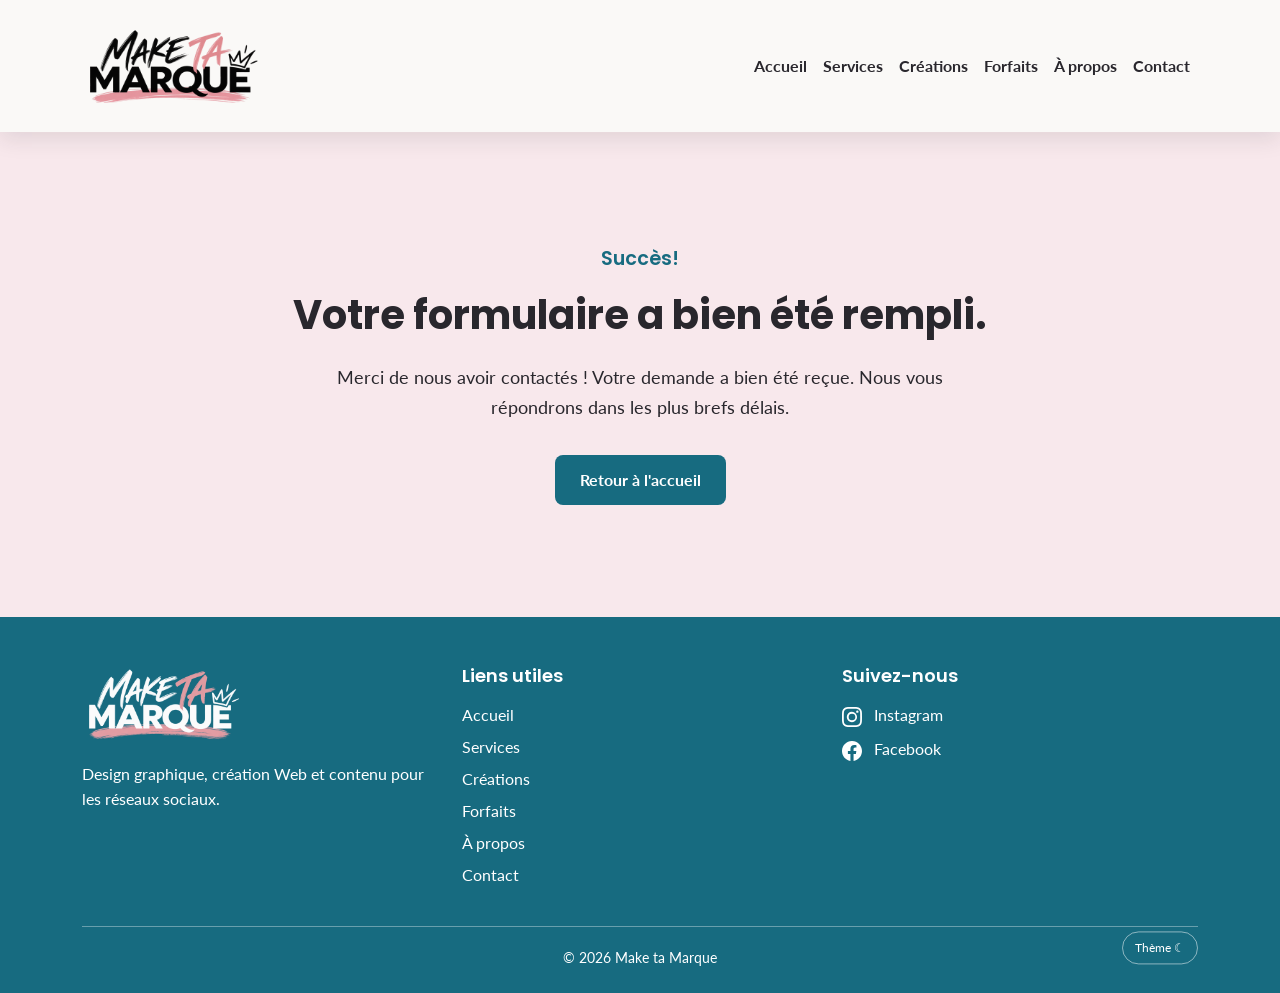
<file: merci.html>
<!DOCTYPE html>
<html lang="fr">

<head>

    <meta charset="UTF-8">
    <meta name="viewport" content="width=device-width, initial-scale=1">

    <title>Merci - Make ta Marque</title>

    <meta name="description"
        content="Merci d'avoir rempli le formulaire de Make ta Marque.">

    <link
        href="https://fonts.googleapis.com/css2?family=Lato:wght@400;700&family=Poppins:wght@400;500;600;700&display=swap"
        rel="stylesheet">

    <link rel="stylesheet" href="vendor/bootstrap.min.css">
    <link rel="stylesheet" href="css/style.css">

</head>


<body>

    <!-- Navigation -->

    <header>

        <nav class="navbar navbar-expand-lg navbar-principale">

            <div class="container">

                <a class="navbar-brand" href="index.html">
                    <img src="images/maketamarque-logo.png" alt="Make ta Marque">
                </a>

                <button class="navbar-toggler" type="button"
                    data-bs-toggle="collapse"
                    data-bs-target="#menu"
                    aria-controls="menu"
                    aria-expanded="false"
                    aria-label="Ouvrir le menu">

                    <span class="navbar-toggler-icon"></span>

                </button>


                <div class="collapse navbar-collapse" id="menu">

                    <ul class="navbar-nav ms-auto">

                        <li class="nav-item">
                            <a class="nav-link" href="index.html">Accueil</a>
                        </li>

                        <li class="nav-item">
                            <a class="nav-link" href="services.html">Services</a>
                        </li>

                        <li class="nav-item">
                            <a class="nav-link" href="creations.html">Créations</a>
                        </li>

                        <li class="nav-item">
                            <a class="nav-link" href="forfaits.html">Forfaits</a>
                        </li>

                        <li class="nav-item">
                            <a class="nav-link" href="apropos.html">À propos</a>
                        </li>

                        <li class="nav-item">
                            <a class="nav-link" href="contact.html">Contact</a>
                        </li>

                    </ul>

                </div>

            </div>

        </nav>

    </header>


    <main>

        <!-- Confirmation -->

        <section class="merci-page">

            <div class="container">

                <div class="confirmation-merci">

                    <p class="petit-titre-merci">Succès!</p>

                    <h1>Votre formulaire a bien été rempli.</h1>

                    <p>
                    Merci de nous avoir contactés ! 
                    Votre demande a bien été reçue. Nous vous répondrons dans les plus brefs délais.
                    </p>

                    <div id="recapitulatif-demande" class="my-4"></div>

                    <a href="index.html" class="btn btn-principal">
                        Retour à l'accueil
                    </a>

                </div>

            </div>

        </section>

    </main>

    <!-- Footer -->

    <footer class="pied-de-page">

        <div class="container">

            <div class="row g-4">

                <!-- Make ta Marque -->

                <div class="col-12 col-md-4">

                    <a href="index.html" class="logo-footer">
                        <img src="images/maketamarque-logo-white.png" alt="Make ta Marque">
                    </a>

                    <p>
                        Design graphique, création Web et contenu
                        pour les réseaux sociaux.
                    </p>

                </div>

                <!-- Liens utiles -->

                <div class="col-6 col-md-4">

                    <h2 class="titre-footer">Liens utiles</h2>

                    <ul class="liens-footer">
                        <li><a href="index.html">Accueil</a></li>
                        <li><a href="services.html">Services</a></li>
                        <li><a href="creations.html">Créations</a></li>
                        <li><a href="forfaits.html">Forfaits</a></li>
                        <li><a href="apropos.html">À propos</a></li>
                        <li><a href="contact.html">Contact</a></li>
                    </ul>

                </div>

                <!-- Réseaux sociaux -->

                <div class="col-6 col-md-4">

                    <h2 class="titre-footer">Suivez-nous</h2>

                    <div class="reseaux-sociaux">
                        <a href="https://www.instagram.com/maketamarque" target="_blank" rel="noopener noreferrer">
                            <img src="images/icons/instagram.svg" alt="">
                            Instagram
                        </a>

                        <a href="https://www.facebook.com/maketamarque" target="_blank" rel="noopener noreferrer">
                            <img src="images/icons/facebook.svg" alt="">
                            Facebook
                        </a>
                    </div>

                </div>

            </div>

            <div class="copyright">
                <p>© 2026 Make ta Marque</p>
                <button type="button" id="bouton-theme" aria-label="Activer le mode sombre">
                    Thème ☾
                </button>
            </div>

        </div>

    </footer>

    <script src="vendor/bootstrap.bundle.min.js"></script>
    <script src="js/theme.js"></script>
    <script src="js/merci.js" defer></script>

</body>

</html>
</file>
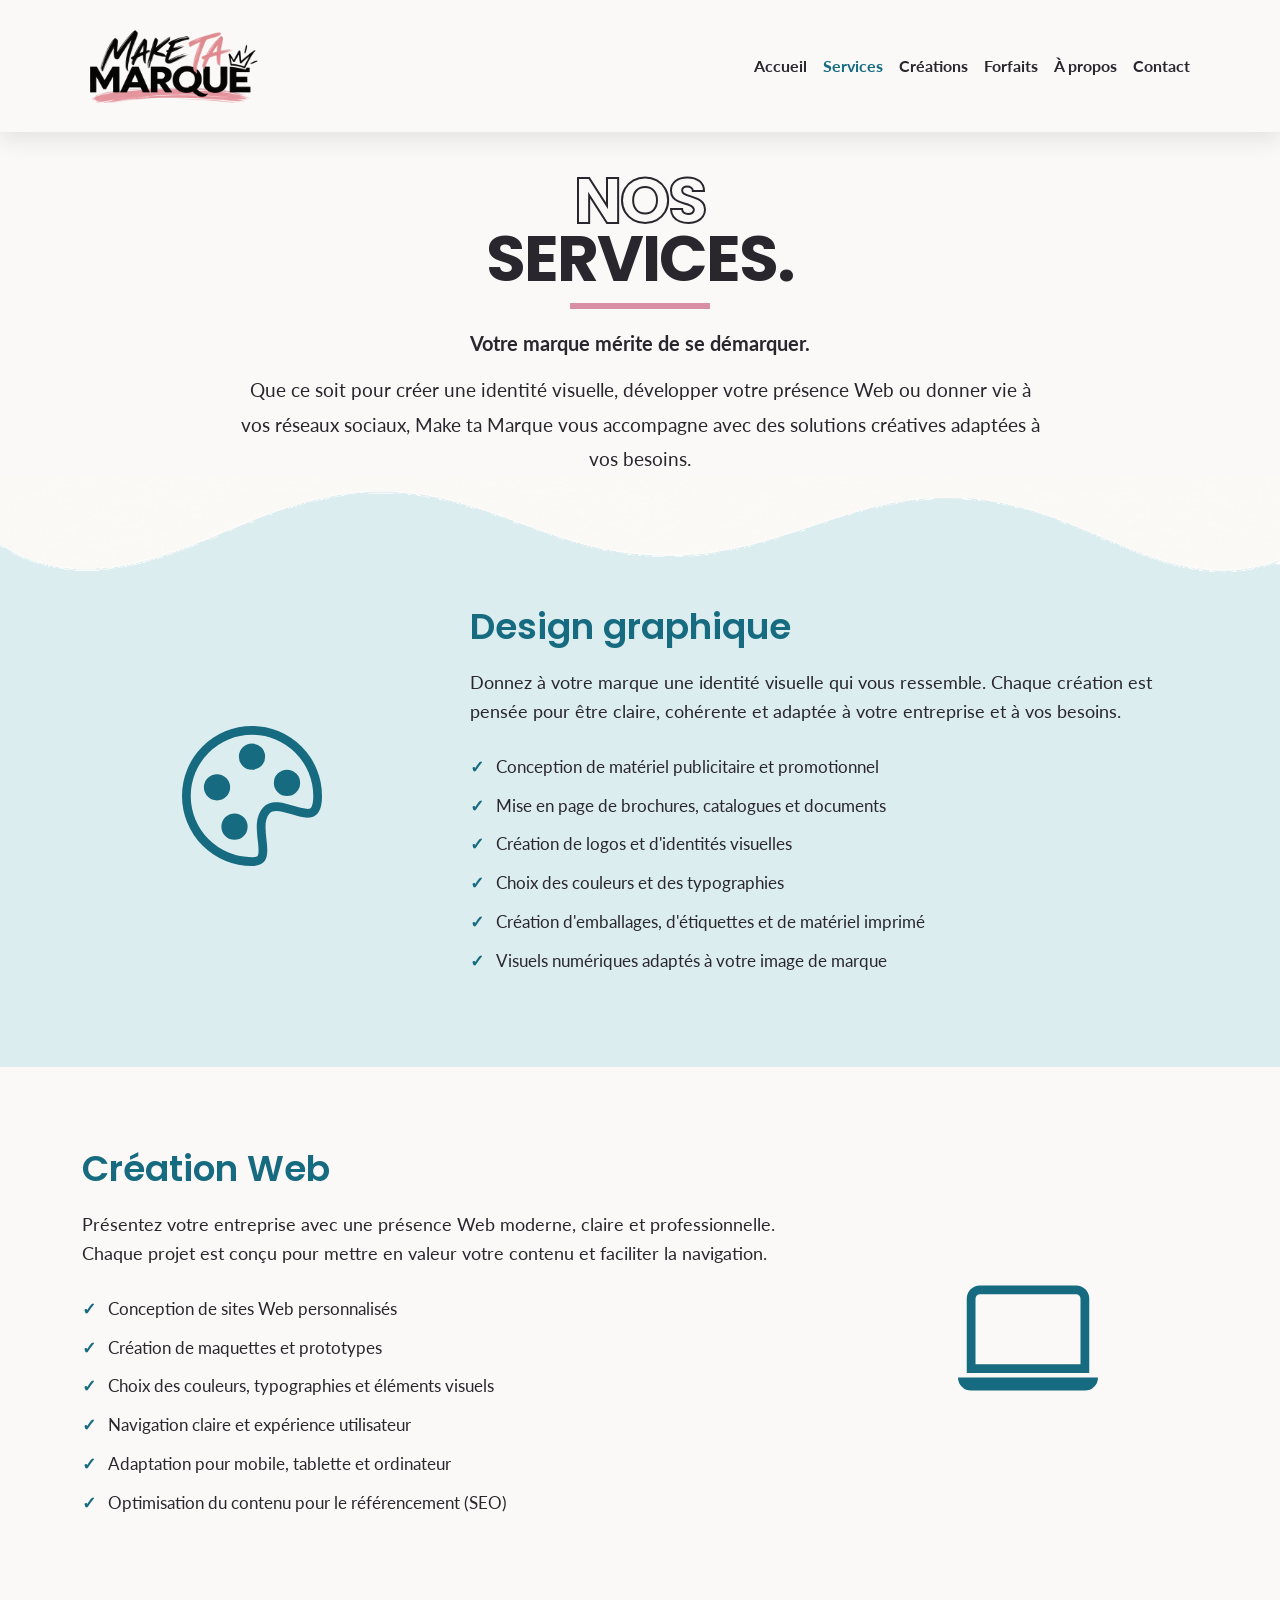
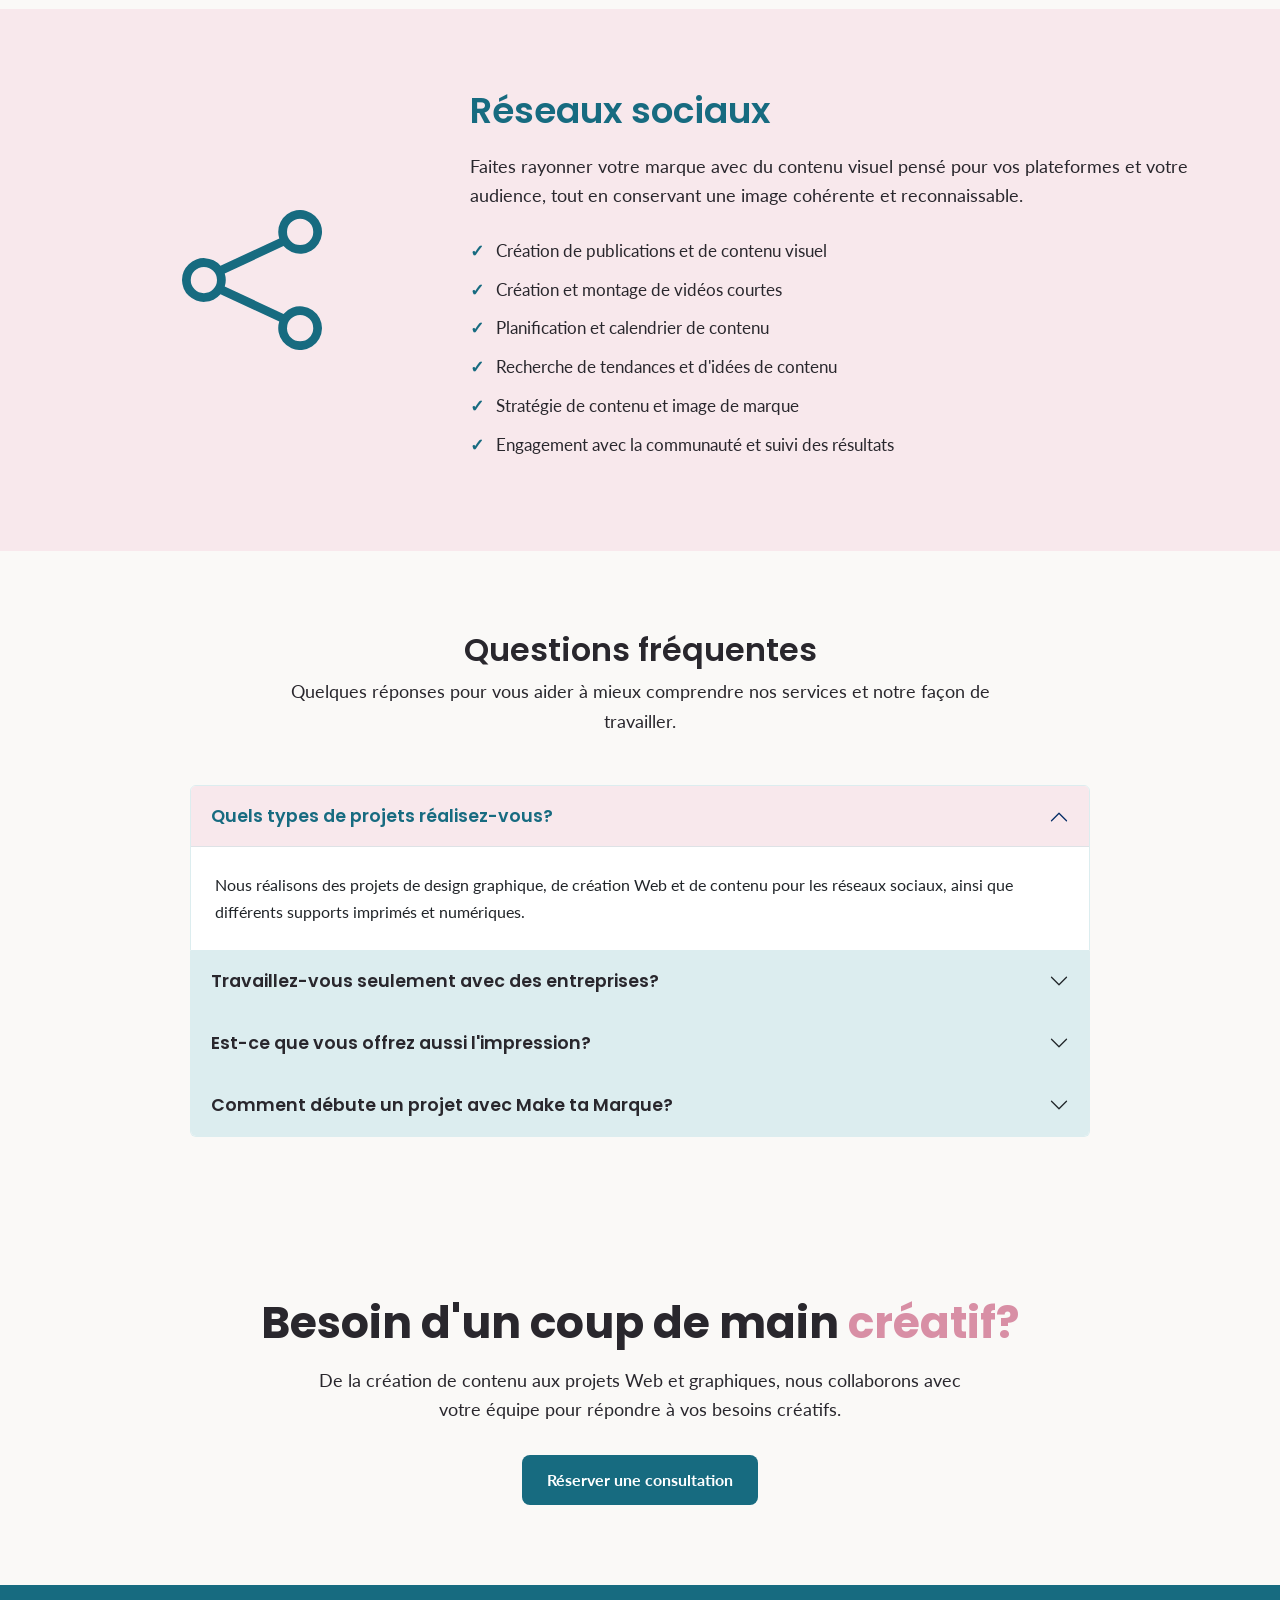
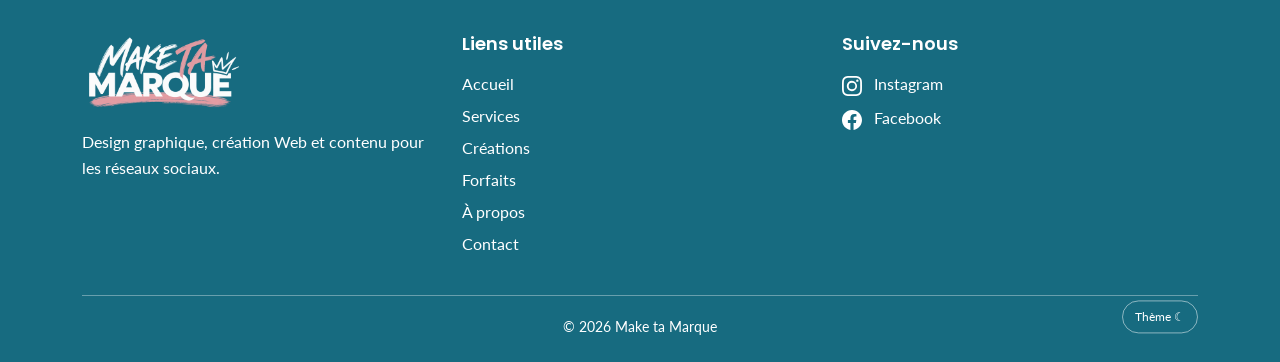
<file: services.html>
<!DOCTYPE html>
<html lang="fr">

<head>
    <meta charset="UTF-8">
    <meta name="viewport" content="width=device-width, initial-scale=1">

    <title>Services - Make ta Marque</title>
    <meta name="description"
        content="Découvrez les services de Make ta Marque en design graphique, création Web et contenu pour les réseaux sociaux.">

    <link href="https://fonts.googleapis.com/css2?family=Lato:wght@400;700&family=Poppins:wght@400;500;600;700&display=swap"
        rel="stylesheet">
    <link rel="stylesheet" href="vendor/bootstrap.min.css">
    <link rel="stylesheet" href="css/style.css">

</head>

<body>

    <!-- Navigation -->

    <header>

        <nav class="navbar navbar-expand-lg navbar-principale">
            <div class="container">

                <a class="navbar-brand" href="index.html">
                    <img src="images/maketamarque-logo.png" alt="Make ta Marque">
                </a>

                <button class="navbar-toggler" type="button"
                    data-bs-toggle="collapse"
                    data-bs-target="#menu"
                    aria-controls="menu"
                    aria-expanded="false"
                    aria-label="Ouvrir le menu">
                    <span class="navbar-toggler-icon"></span>
                </button>

                <div class="collapse navbar-collapse" id="menu">
                    <ul class="navbar-nav ms-auto">

                        <li class="nav-item">
                            <a class="nav-link" href="index.html">Accueil</a>
                        </li>

                        <li class="nav-item">
                            <a class="nav-link active"
                                aria-current="page"
                                href="services.html">Services</a>
                        </li>

                        <li class="nav-item">
                            <a class="nav-link" href="creations.html">Créations</a>
                        </li>

                        <li class="nav-item">
                            <a class="nav-link" href="forfaits.html">Forfaits</a>
                        </li>

                        <li class="nav-item">
                            <a class="nav-link" href="apropos.html">À propos</a>
                        </li>

                        <li class="nav-item">
                            <a class="nav-link" href="contact.html">Contact</a>
                        </li>

                    </ul>
                </div>

            </div>
        </nav>
    </header>


    <main>

        <!-- Introduction -->

        <section class="entete-page">
            <div class="container text-center">

                    <h1 class="titre-page">
                        <span class="titre-contour">
                            NOS
                        </span>
                        <span class="titre-plein">
                            SERVICES.
                        </span>
                    </h1>

                    <p class="intro-page">
                        <strong>Votre marque mérite de se démarquer.</strong>
                        <span>
                            Que ce soit pour créer une identité visuelle, développer votre présence Web
                            ou donner vie à vos réseaux sociaux, Make ta Marque vous accompagne avec
                            des solutions créatives adaptées à vos besoins.
                        </span>
                    </p>

            </div>
        </section>


        <!-- Services -->

        <div class="services-page">

            <!-- Design graphique -->

            <article class="service-detail service-bleu">
                <div class="container">

                    <div class="row align-items-center g-5">

                        <div class="col-12 col-md-4 text-center">

                            <img src="images/icons/palette.svg"
                                alt=""
                                class="icone-service-page">

                        </div>

                        <div class="col-12 col-md-8">

                            <h2>Design graphique</h2>

                            <p>
                                Donnez à votre marque une identité visuelle qui vous ressemble.
                                Chaque création est pensée pour être claire, cohérente et adaptée
                                à votre entreprise et à vos besoins.
                            </p>

                            <ul class="liste-services">
                                <li>Conception de matériel publicitaire et promotionnel</li>
                                <li>Mise en page de brochures, catalogues et documents</li>
                                <li>Création de logos et d'identités visuelles</li>
                                <li>Choix des couleurs et des typographies</li>
                                <li>Création d'emballages, d'étiquettes et de matériel imprimé</li>
                                <li>Visuels numériques adaptés à votre image de marque</li>
                            </ul>

                        </div>

                    </div>

                </div>
            </article>


            <!-- Création Web -->

            <article class="service-detail service-blanc">
                <div class="container">

                    <div class="row align-items-center g-5">

                        <div class="col-12 col-md-8">

                            <h2>Création Web</h2>

                            <p>
                                Présentez votre entreprise avec une présence Web moderne,
                                claire et professionnelle. Chaque projet est conçu pour
                                mettre en valeur votre contenu et faciliter la navigation.
                            </p>

                            <ul class="liste-services">
                                <li>Conception de sites Web personnalisés</li>
                                <li>Création de maquettes et prototypes</li>
                                <li>Choix des couleurs, typographies et éléments visuels</li>
                                <li>Navigation claire et expérience utilisateur</li>
                                <li>Adaptation pour mobile, tablette et ordinateur</li>
                                <li>Optimisation du contenu pour le référencement (SEO)</li>
                            </ul>

                        </div>

                        <div class="col-12 col-md-4 text-center">

                            <img src="images/icons/laptop.svg"
                                alt=""
                                class="icone-service-page">

                        </div>

                    </div>

                </div>
            </article>


            <!-- Réseaux sociaux -->

            <article class="service-detail service-rose">
                <div class="container">

                    <div class="row align-items-center g-5">

                        <div class="col-12 col-md-4 text-center">

                            <img src="images/icons/share.svg"
                                alt=""
                                class="icone-service-page">

                        </div>

                        <div class="col-12 col-md-8">

                            <h2>Réseaux sociaux</h2>

                            <p>
                                Faites rayonner votre marque avec du contenu visuel pensé
                                pour vos plateformes et votre audience, tout en conservant
                                une image cohérente et reconnaissable.
                            </p>

                            <ul class="liste-services">
                                <li>Création de publications et de contenu visuel</li>
                                <li>Création et montage de vidéos courtes</li>
                                <li>Planification et calendrier de contenu</li>
                                <li>Recherche de tendances et d'idées de contenu</li>
                                <li>Stratégie de contenu et image de marque</li>
                                <li>Engagement avec la communauté et suivi des résultats</li>
                            </ul>

                        </div>

                    </div>

                </div>
            </article>

        </div>

        <!-- FAQ -->

        <div class="faq">

            <div class="container">
                <div class="text-center entete-faq">

                    <h2>Questions fréquentes</h2>

                    <p>
                        Quelques réponses pour vous aider à mieux comprendre
                        nos services et notre façon de travailler.
                    </p>

                </div>

                <div class="accordion" id="accordionFAQ">

                    <!-- Question 1 -->

                    <div class="accordion-item">

                        <h3 class="accordion-header">

                            <button class="accordion-button"
                                type="button"
                                data-bs-toggle="collapse"
                                data-bs-target="#question1"
                                aria-expanded="true"
                                aria-controls="question1">

                                Quels types de projets réalisez-vous?

                            </button>

                        </h3>

                        <div id="question1"
                            class="accordion-collapse collapse show"
                            data-bs-parent="#accordionFAQ">

                            <div class="accordion-body">
                                Nous réalisons des projets de design graphique,
                                de création Web et de contenu pour les réseaux sociaux,
                                ainsi que différents supports imprimés et numériques.
                            </div>

                        </div>

                    </div>

                    <!-- Question 2 -->

                    <div class="accordion-item">

                        <h3 class="accordion-header">

                            <button class="accordion-button collapsed"
                                type="button"
                                data-bs-toggle="collapse"
                                data-bs-target="#question2"
                                aria-expanded="false"
                                aria-controls="question2">

                                Travaillez-vous seulement avec des entreprises?

                            </button>

                        </h3>

                        <div id="question2"
                            class="accordion-collapse collapse"
                            data-bs-parent="#accordionFAQ">

                            <div class="accordion-body">
                                Non. Nous travaillons avec des entreprises,
                                des entrepreneurs et toute personne ayant un projet
                                créatif à développer.
                            </div>

                        </div>

                    </div>

                    <!-- Question 3 -->

                    <div class="accordion-item">

                        <h3 class="accordion-header">

                            <button class="accordion-button collapsed"
                                type="button"
                                data-bs-toggle="collapse"
                                data-bs-target="#question3"
                                aria-expanded="false"
                                aria-controls="question3">

                                Est-ce que vous offrez aussi l'impression?

                            </button>

                        </h3>

                        <div id="question3"
                            class="accordion-collapse collapse"
                            data-bs-parent="#accordionFAQ">

                            <div class="accordion-body">
                                Nous créons les fichiers nécessaires pour vos projets
                                imprimés. Les besoins liés à l'impression peuvent ensuite
                                être discutés selon le projet.
                            </div>

                        </div>

                    </div>

                    <!-- Question 4 -->

                    <div class="accordion-item">

                        <h3 class="accordion-header">

                            <button class="accordion-button collapsed"
                                type="button"
                                data-bs-toggle="collapse"
                                data-bs-target="#question4"
                                aria-expanded="false"
                                aria-controls="question4">

                                Comment débute un projet avec Make ta Marque?

                            </button>

                        </h3>

                        <div id="question4"
                            class="accordion-collapse collapse"
                            data-bs-parent="#accordionFAQ">

                            <div class="accordion-body">
                                Tout commence par une discussion sur votre idée,
                                vos besoins et vos objectifs. Nous pouvons ensuite
                                déterminer les services qui conviennent le mieux
                                à votre projet.
                            </div>

                        </div>

                    </div>

                </div>

            </div>

        </div>

        <!-- Call to action -->

        <section class="appel-action">
            <div class="container">

                <h2>Besoin d'un coup de main <span>créatif?</span></h2>

                <p>
                    De la création de contenu aux projets Web et graphiques, 
                    nous collaborons avec votre équipe pour répondre à vos besoins créatifs.
                </p>

                <a href="contact.html" class="btn btn-principal">
                    Réserver une consultation
                </a>

            </div>
        </section>

    </main>


    <footer class="pied-de-page">

        <div class="container">

            <div class="row g-4">

                <!-- Make ta Marque -->

                <div class="col-12 col-md-4">

                    <a href="index.html" class="logo-footer">
                        <img src="images/maketamarque-logo-white.png" alt="Make ta Marque">
                    </a>

                    <p>
                        Design graphique, création Web et contenu
                        pour les réseaux sociaux.
                    </p>

                </div>


                <!-- Liens utiles -->

                <div class="col-6 col-md-4">

                    <h2 class="titre-footer">Liens utiles</h2>

                    <ul class="liens-footer">
                        <li><a href="index.html">Accueil</a></li>
                        <li><a href="services.html">Services</a></li>
                        <li><a href="creations.html">Créations</a></li>
                        <li><a href="forfaits.html">Forfaits</a></li>
                        <li><a href="apropos.html">À propos</a></li>
                        <li><a href="contact.html">Contact</a></li>
                    </ul>

                </div>


                <!-- Réseaux sociaux -->

                <div class="col-6 col-md-4">

                    <h2 class="titre-footer">Suivez-nous</h2>

                    <div class="reseaux-sociaux">
                        <a href="https://www.instagram.com/maketamarque" target="_blank" rel="noopener noreferrer">
                            <img src="images/icons/instagram.svg" alt="">
                            Instagram
                        </a>

                        <a href="https://www.facebook.com/maketamarque" target="_blank" rel="noopener noreferrer">
                            <img src="images/icons/facebook.svg" alt="">
                            Facebook
                        </a>
                    </div>

                </div>

            </div>


            <div class="copyright">
                <p>© 2026 Make ta Marque</p>
                <button type="button" id="bouton-theme" aria-label="Activer le mode sombre">
                    Thème ☾
                </button>
            </div>

        </div>

    </footer>

    <script src="vendor/bootstrap.bundle.min.js"></script>
    <script src="js/theme.js"></script>

</body>

</html>
</file>
<file: css/style.css>
/*
    TECHNIQUES CSS - LAB 3

    [T1] Variables de la charte
    [T2] Typographie
    [T3] Sélecteurs variés
    [T4] Modèle de boîte
    [T5] Flexbox
    [T6] Grid
    [T7] Media query
    [T8] États et transitions
    [T9] Personnalisation de Bootstrap
    [T10] Formulaire ou tableau stylé

*/

/* [T1] Variables de la charte */

:root {
    --couleur-fond: #FAF9F7;
    --couleur-texte: #29272D;
    --couleur-rose: #D88FA5;
    --couleur-principale: #176B80;
    --couleur-bleu-pale: #DCEDEF;
    --couleur-rose-pale: #F8E8EC;
}

/* [T2] Typographie */

body {
    font-family: "Lato", sans-serif;
    font-size: 1rem;
    color: var(--couleur-texte);
    background-color: var(--couleur-fond);
    line-height: 1.6;
}

h1, h2, h3 {
    font-family: "Poppins", sans-serif;
}

h1 {
    font-size: 2.5rem;
    font-weight: 700;
}

h2 {
    font-size: 2rem;
    font-weight: 600;
}

h3 {
    font-size: 1.375rem;
    font-weight: 600;
}

/* Titres des pages */

.surtitre-page {
    color: var(--couleur-principale);
    font-weight: 700;
    margin-bottom: 0.75rem;
}

.titre-page {
    font-family: "Poppins", sans-serif;
    font-size: 4rem;
    font-weight: 700;
    line-height: 0.9;
    letter-spacing: -2px;
    text-align: center;
    margin-bottom: 1.5rem;
}

.titre-contour,
.titre-plein {
    display: block;
}

.titre-contour {
    color: transparent;
    -webkit-text-stroke: 2px var(--couleur-texte);
}

.titre-plein {
    color: var(--couleur-texte);
}

.titre-plein::after {
    content: "";
    display: block;
    width: 140px;
    height: 6px;
    background-color: var(--couleur-rose);
    margin: 1rem auto 0;
}

/* ===================================
   HEADER
   =================================== */

/* [T3] Sélecteurs variés */

/* Navigation */

.navbar-principale {
    background-color: var(--couleur-fond);
    padding-top: 1rem;
    padding-bottom: 1rem;
    box-shadow: 0 8px 20px rgba(41, 39, 45, 0.10);
}

.navbar-brand img {
    width: 180px;
    height: auto;
}

.navbar-principale .nav-link {
    color: var(--couleur-texte);
    font-size: 1rem;
    font-weight: 700;
}

.navbar-principale .nav-link:hover {
    color: var(--couleur-principale);
}

.navbar-principale .nav-link.active {
    color: var(--couleur-principale);
}

/* En-tete des pages */

.entete-page h1 {
    font-size: 2.5rem;
    font-weight: 700;
    margin-bottom: 1rem;
}

.entete-page p {
    max-width: 800px;
    margin: 0 auto;
    font-size: 1.2rem;
    line-height: 1.8;
}

.entete-page p strong {
    font-size: 1.25rem;
}

.entete-page .intro-page strong {
    display: block;
    margin-bottom: 0.75rem;
}

.entete-page .intro-page span {
    display: block;
}

.entete-page .titre-page {
    font-size: 4rem;
    text-align: center;
    margin-top: 2.5rem;
    margin-bottom: 1rem;
}

.entete-page .titre-page + .intro-page {
    text-align: center;
}

/* ===================================
    BOUTONS ET CALL TO ACTION
   =================================== */

/* [T4] Modèle de boîte */

/* Bouton principal */

.btn-principal {
    background-color: var(--couleur-principale);
    color: white;
    font-weight: 700;
    padding: 0.75rem 1.5rem;
    border-radius: 0.5rem;
    transition: background-color 0.3s, color 0.3s;
}

.btn-principal:hover {
    background-color: var(--couleur-texte);
    color: white;
}

/* [T8] États et transitions */

.btn-principal:focus-visible,
.filtre:focus-visible {
    outline: 3px solid var(--couleur-rose);
    outline-offset: 3px;
}

/* Call to action */

.appel-action {
    background-color: var(--couleur-fond);
    text-align: center;
    padding: 5rem 0;
}

.appel-action h2 {
    font-size: 2.75rem;
    font-weight: 700;
    margin-bottom: 1rem;
}

.appel-action h2 span {
    color: var(--couleur-rose);
}

.appel-action p {
    max-width: 650px;
    margin: 0 auto 2rem;
    font-size: 1.125rem;
}

/* ===================================
   ACCUEIL
   =================================== */

/* Bannière */

.banniere {
    background-image: url("../images/make-ta-marque-banner.png");
    background-size: cover;
    background-position: center;
    background-repeat: no-repeat;
    min-height: 500px;

    display: flex;
    align-items: center;
}

.contenu-banniere {
    max-width: 700px;
}

.banniere h1 {
    margin-bottom: 1rem;
}

.banniere p {
    font-size: 1rem;
    margin-bottom: 2rem;
}

/* Présentation */

.presentation {
    position: relative;
    background-color: var(--couleur-bleu-pale);
    color: var(--couleur-texte);
    padding: 3.5rem 0 8rem;
    text-align: center;
}

.presentation h2 {
    color: var(--couleur-texte);
    margin-bottom: 1.5rem;
}

.presentation p {
    max-width: 750px;
    margin: 0 auto;
}

/* Wave blanc */

.presentation::after {
    content: "";
    position: absolute;
    left: 0;
    bottom: 0;
    width: 100%;
    height: 100px;
    background-image: url("../images/white-wave-smallest.png");
    background-size: 100% 100%;
    background-repeat: no-repeat;
}

/* Ligne sous le titre */

.titre-section::after {
    content: "";
    display: block;
    width: 120px;
    height: 3px;
    background-color: var(--couleur-principale);
    margin: 0.75rem auto 0;
    border-radius: 2px;
}

/* Services Accueil */

.services-accueil {
    background-color: var(--couleur-fond);
    padding: 0 0 2rem;
}

.service-colonne {
    text-align: center;
    padding: 0.5rem 2.5rem 1rem;
}

.service-colonne + .service-colonne {
    border-left: 3px solid var(--couleur-bleu-pale);
}

.icone-service {
    width: 48px;
    height: 48px;
    margin-bottom: 1.25rem;
}

.service-colonne h3 {
    margin-bottom: 1rem;
}

.service-colonne p {
    margin-bottom: 1.25rem;
}

.lien-service {
    color: var(--couleur-principale);
    font-size: 0.875rem;
    font-weight: 700;
    text-decoration: none;
}

.lien-service::before {
    content: "→";
    margin-right: 0.4rem;
}

.lien-service:hover {
    text-decoration: underline;
}

/* Creations */

.creations-recentes {
    position: relative;
    background-color: var(--couleur-rose-pale);
    padding: 8rem 0 4rem;
}

/* Wave décorative */

.creations-recentes::before {
    content: "";
    position: absolute;
    top: 0;
    left: 0;
    width: 100%;
    height: 100px;
    background-image: url("../images/white-wave-smallest.png");
    background-size: 100% 100%;
    background-repeat: no-repeat;
    transform: scaleY(-1);
}

.creations-recentes h2 {
    text-align: center;
    margin-bottom: 0.75rem;
}

.intro-creations {
    text-align: center;
    margin-bottom: 2.5rem;
}

.lien-creation {
    color: var(--couleur-principale);
    font-size: 0.875rem;
    font-weight: 700;
    text-decoration: none;
}

.lien-creation::before {
    content: "→";
    margin-right: 0.4rem;
}

.lien-creation:hover {
    text-decoration: underline;
}

/* ===================================
   SERVICES
   =================================== */

/* Page Services */

.services-page {
    padding: 0;
}

/* Détails des services */

.service-detail {
    padding: 5rem 0;
}

.service-bleu {
    position: relative;
    background-color: var(--couleur-bleu-pale);
    padding-top: 8rem;
}

.service-bleu::before {
    content: "";
    position: absolute;
    top: 0;
    left: 0;
    width: 100%;
    height: 100px;
    background-image: url("../images/white-wave-smallest.png");
    background-size: 100% 100%;
    background-repeat: no-repeat;
    transform: scaleY(-1);
}

.service-blanc {
    background-color: var(--couleur-fond);
}

.service-rose {
    background-color: var(--couleur-rose-pale);
}

/* Texte des services */

.service-detail h2 {
    color: var(--couleur-principale);
    font-size: 2.25rem;
    font-weight: 600;
    margin-bottom: 1.25rem;
}

.service-detail p {
    font-size: 1.125rem;
    max-width: 750px;
    margin-bottom: 1.75rem;
}

/* Liste des services */

.liste-services {
    list-style: none;
    padding-left: 0;
    margin-bottom: 0;
}

.liste-services li {
    font-size: 1.05rem;
    margin-bottom: 0.75rem;
}

.liste-services li::before {
    content: "✓";
    color: var(--couleur-principale);
    font-weight: 700;
    margin-right: 0.75rem;
}

/* Icons des services */

.icone-service-page {
    width: 140px;
    height: 140px;
}

/* FAQ */

.faq {
    background-color: var(--couleur-fond);
    padding: 5rem 0;
}

.entete-faq {
    max-width: 750px;
    margin: 0 auto 3rem;
}

.entete-faq p {
    font-size: 1.1rem;
    line-height: 1.7;
}

.faq .accordion {
    max-width: 900px;
    margin: 0 auto;
}

/* [T9] Personnalisation de Bootstrap */

.faq .accordion-button {
    font-family: 'Poppins', sans-serif;
    font-size: 1.1rem;
    font-weight: 600;
    color: var(--couleur-texte);
    background-color: var(--couleur-bleu-pale);
    padding: 1.25rem;
}

.faq .accordion-button:not(.collapsed) {
    color: var(--couleur-principale);
    background-color: var(--couleur-rose-pale);
}

.faq .accordion-button:focus {
    box-shadow: none;
}

.faq .accordion-body {
    font-size: 1rem;
    line-height: 1.7;
    padding: 1.5rem;
}

.faq .accordion-item {
    border-color: var(--couleur-bleu-pale);
}

/* ===================================
   CREATIONS
   =================================== */

/* Page créations */

.page-creations {
    background-color: var(--couleur-fond);
    padding: 2rem 0 5rem;
}

/* [T5] Flexbox */

/* Filtres des créations */

.filtres-creations {
    display: flex;
    justify-content: center;
    flex-wrap: wrap;
    gap: 1rem;
    margin-bottom: 3rem;
}

.filtre {
    background-color: white;
    color: var(--couleur-principale);
    border: 2px solid var(--couleur-principale);
    border-radius: 2rem;
    padding: 0.7rem 1.5rem;
    font-family: "Lato", sans-serif;
    font-size: 1rem;
    font-weight: 700;
    cursor: pointer;
    transition: 0.3s;
}

.filtre:hover {
    background-color: var(--couleur-rose-pale);
    border-color: var(--couleur-rose);
    color: var(--couleur-texte);
}

.filtre.actif {
    background-color: var(--couleur-principale);
    color: white;
}

/* [T6] Grid */

.grille-creations {
    display: grid;
    grid-template-columns: repeat(2, 1fr);
    gap: 1.5rem;
}

/* Projets */

.projet {
    position: relative;
    overflow: hidden;
    border-radius: 1rem;
    min-height: 260px;
    background-color: var(--couleur-bleu-pale);
}

.projet img {
    width: 100%;
    height: 100%;
    object-fit: cover;
    display: block;
}

/* Informations */

.info-projet {
    position: absolute;
    left: 0;
    right: 0;
    bottom: 0;
    background-color: rgba(41, 39, 45, 0.85);
    color: white;
    padding: 1.25rem;
}

.info-projet p {
    margin-bottom: 0.25rem;
    font-size: 0.875rem;
}

.info-projet h2 {
    margin-bottom: 0;
    font-size: 1.5rem;
    color: white;
}

/* Projets à venir */

.projet-a-venir {
    display: flex;
    align-items: center;
    justify-content: center;
    background-color: var(--couleur-rose-pale);
    border: 2px dashed var(--couleur-rose);
}

.contenu-a-venir p {
    margin: 0;
    color: var(--couleur-texte);
    font-weight: 700;
}

/* Détails du projet */

.details-projet {
    background-color: var(--couleur-bleu-pale);
    padding: 1.75rem;
    border-radius: 1rem;
}

.details-projet .categorie-projet {
    color: var(--couleur-principale);
    font-size: 0.875rem;
    font-weight: 700;
    margin-bottom: 0.5rem;
}

.details-projet h2 {
    font-size: 1.75rem;
    margin-bottom: 1.25rem;
}

.details-projet img {
    width: 100%;
    height: 220px;
    object-fit: cover;
    border-radius: 0.75rem;
    margin-bottom: 1.5rem;
}

.details-projet > p:not(.categorie-projet) {
    margin-bottom: 1.5rem;
}

/* ===================================
   FORFAITS
   =================================== */

/* Page forfaits */

.forfaits-page {
    background-color: var(--couleur-fond);
    padding: 2rem 0 5rem;
}

/* Cartes des forfaits */

.carte-forfait {
    background-color: white;
    border: 1px solid #e3e3e3;
    border-radius: 1rem;
    padding: 1.25rem;
    height: 100%;
    display: flex;
    flex-direction: column;
}

.entete-carte-forfait {
    background-color: var(--couleur-bleu-pale);
    border-radius: 0.75rem;
    padding: 1.5rem;
    margin-bottom: 1.5rem;
    min-height: 220px;
}

.carte-essentiel .entete-carte-forfait {
    background-color: var(--couleur-rose-pale);
}

.carte-croissance .entete-carte-forfait {
    background-color: #E8E5F4;
}

.carte-forfait h2 {
    color: var(--couleur-texte);
    margin-bottom: 0.75rem;
}

.prix-forfait {
    font-size: 1.05rem;
    margin-bottom: 0;
}

.prix-forfait strong {
    display: block;
    font-family: "Poppins", sans-serif;
    font-size: 2rem;
    color: var(--couleur-texte);
}

.description-forfait {
    margin-bottom: 1.5rem;
}

.liste-forfait {
    list-style: none;
    padding-left: 0;
    margin-bottom: 2rem;
}

.liste-forfait li {
    margin-bottom: 0.75rem;
    padding-left: 1.75rem;
    position: relative;
}

.liste-forfait li::before {
    content: "✓";
    color: #169B67;
    font-weight: 700;
    position: absolute;
    left: 0;
}

.liste-forfait .plus-forfait {
    font-weight: 700;
}

.carte-forfait .btn {
    margin-top: auto;
    align-self: flex-start;
}

/* Forfait populaire */

.forfait-populaire {
    border: 2px solid var(--couleur-rose);
}

.badge-forfait {
    display: inline-block;
    background-color: var(--couleur-rose);
    color: white;
    font-weight: 700;
    font-size: 0.85rem;
    padding: 0.3rem 0.75rem;
    border-radius: 2rem;
    margin: 0.5rem 0 0;
}

/* Forfaits personnalisés */

.forfait-personnalise {
    background-color: var(--couleur-bleu-pale);
    padding: 5rem 0;
}

.entete-forfait-personnalise {
    margin-bottom: 3rem;
}

.entete-forfait-personnalise h2 {
    margin-bottom: 1rem;
}

.entete-forfait-personnalise p {
    max-width: 700px;
    margin: 0 auto;
    font-size: 1.125rem;
}

/* Choix des services */

.choix-forfait {
    background-color: white;
    padding: 2rem;
    border-radius: 1rem;
}

.choix-forfait h3 {
    color: var(--couleur-principale);
    margin-bottom: 1.5rem;
}

.option-forfait {
    background-color: var(--couleur-fond);
    border: 1px solid var(--couleur-bleu-pale);
    border-radius: 0.75rem;
    padding: 1.25rem 1.25rem 1.25rem 2.75rem;
    margin-bottom: 1rem;
}

.option-forfait label {
    cursor: pointer;
}

.option-forfait strong {
    display: block;
    margin-bottom: 0.25rem;
}

.option-forfait span {
    display: block;
    font-size: 0.95rem;
}

/* Plateformes */

.plateformes {
    margin-top: 2.5rem;
}

.plateformes h3 {
    margin-bottom: 0.5rem;
}

.plateformes p {
    margin-bottom: 1.5rem;
}

.plateformes .form-check {
    margin-bottom: 1rem;
}

/* Résumé du forfait */

.resume-forfait {
    background-color: var(--couleur-rose-pale);
    border: 2px solid var(--couleur-rose);
    border-radius: 1rem;
    padding: 2rem;
    height: 100%;
}

.resume-forfait h3 {
    color: var(--couleur-principale);
    margin-bottom: 1.5rem;
}

.texte-resume {
    margin-bottom: 2rem;
}

.total-forfait {
    display: flex;
    justify-content: space-between;
    align-items: center;
    border-top: 1px solid var(--couleur-rose);
    border-bottom: 1px solid var(--couleur-rose);
    padding: 1.25rem 0;
    margin-bottom: 1.5rem;
}

.total-forfait strong {
    font-size: 1.5rem;
    color: var(--couleur-principale);
}

.note-forfait {
    font-size: 0.9rem;
    margin-bottom: 2rem;
}

/* Boutons du forfait */

.boutons-forfait {
    display: flex;
    gap: 1rem;
}

.btn-annuler {
    border: 2px solid var(--couleur-principale);
    color: var(--couleur-principale);
    font-weight: 700;
}

.btn-annuler:hover {
    background-color: var(--couleur-principale);
    color: white;
}

/* Services à la carte */

.services-carte {
    background-color: var(--couleur-fond);
    padding: 5rem 0;
}

.entete-services-carte {
    margin-bottom: 3rem;
}

.entete-services-carte h2 {
    margin-bottom: 1rem;
}

.entete-services-carte p {
    font-size: 1.125rem;
}

.carte-service-carte {
    background-color: var(--couleur-bleu-pale);
    border-radius: 1rem;
    padding: 2rem;
    height: 100%;
}

.carte-service-carte h3 {
    color: var(--couleur-principale);
    margin-bottom: 1rem;
}

.carte-service-carte p {
    margin-bottom: 1.5rem;
}

.note-services-carte {
    max-width: 800px;
    margin: 2.5rem auto 0;
    font-size: 0.95rem;
}

/* Alerte forfait personnalisé */

.alerte-forfait {
    margin: 1.5rem 0;
    padding: 1rem;
    background-color: var(--couleur-fond);
    border: none;
    border-left: 4px solid var(--couleur-rose);
    border-radius: 0.5rem;
    color: var(--couleur-texte);
}

.alerte-forfait strong {
    color: var(--couleur-principale);
}

/* ===================================
   A PROPOS
   =================================== */

/* Qui sommes-nous */

.qui-sommes-nous {
    background-color: var(--couleur-fond);
    padding: 2rem 0 5rem;
}

.experience {
    text-align: center;
}

.nombre-experience {
    display: block;
    font-family: "Poppins", sans-serif;
    font-size: 8rem;
    font-weight: 700;
    line-height: 0.9;
    color: var(--couleur-rose);
}

.experience h2 {
    color: var(--couleur-principale);
    margin-top: 1rem;
    margin-bottom: 0;
}

.titre-experience {
    color: var(--couleur-principale);
    margin-bottom: 0.75rem;
}

.qui-sommes-nous p {
    font-size: 1.05rem;
    margin-bottom: 1rem;
}

/* Notre approche */

.notre-approche {
    background-color: var(--couleur-bleu-pale);
    padding: 5rem 0;
}

.entete-approche {
    margin-bottom: 3rem;
}

.entete-approche h2 {
    margin-bottom: 1rem;
}

.entete-approche p {
    margin-bottom: 0;
    font-size: 1.125rem;
}

/* Étapes */

.numero-approche {
    display: block;
    font-family: "Poppins", sans-serif;
    font-size: 5rem;
    font-weight: 700;
    line-height: 1;
    color: var(--couleur-principale);
    margin-bottom: 1rem;
}

.etape-approche {
    position: relative;
    padding: 1.5rem;
    height: 100%;
    text-align: center;
}

.etape-approche h3 {
    color: var(--couleur-principale);
    margin-bottom: 1rem;
    text-transform: uppercase;
}

.etape-approche p {
    margin: 0 auto;
    max-width: 380px;
}

/* Message */

.message-apropos {
    background-color: var(--couleur-fond);
    padding: 5rem 0;
}

.message-apropos h2 {
    color: var(--couleur-principale);
    margin-bottom: 1rem;
}

.message-apropos p {
    max-width: 650px;
    margin: 0 auto;
    font-size: 1.125rem;
}

/* Header a propos */

.entete-apropos {
    position: relative;
    background-color: var(--couleur-fond);
    padding-bottom: 5rem;
    overflow: hidden;
}

.vague-apropos {
    position: absolute;
    left: -5%;
    bottom: -55px;
    width: 110%;
    height: 80px;
    background-color: var(--couleur-bleu-pale);
    border-radius: 50% 50% 0 0 / 100% 100% 0 0;
}

/* ===================================
   FOOTER
   =================================== */

.pied-de-page {
    background-color: var(--couleur-principale);
    color: white;
    padding: 3rem 0 1.5rem;
}

.titre-footer {
    font-size: 1.125rem;
    font-weight: 600;
    margin-bottom: 1rem;
}

.pied-de-page p {
    margin-bottom: 0;
}

.liens-footer {
    list-style: none;
    padding: 0;
    margin: 0;
}

.liens-footer li {
    margin-bottom: 0.4rem;
}

.liens-footer a,
.reseaux-sociaux a {
    color: white;
    text-decoration: none;
}

.liens-footer a:hover,
.reseaux-sociaux a:hover {
    text-decoration: underline;
}

.reseaux-sociaux {
    display: flex;
    flex-direction: column;
    gap: 0.5rem;
}

.reseaux-sociaux img {
    width: 20px;
    height: 20px;
    margin-right: 0.5rem;
}

.copyright {
    border-top: 1px solid rgba(255, 255, 255, 0.35);
    margin-top: 2rem;
    padding-top: 1.25rem;
    text-align: center;
    font-size: 0.875rem;
    position: relative;
}

#bouton-theme {
    position: absolute;
    right: 0;
    top: 50%;
    transform: translateY(-50%);
    background: transparent;
    border: 1px solid rgba(255, 255, 255, 0.5);
    border-radius: 25px;
    color: white;
    padding: 6px 12px;
    font-size: 0.75rem;
    cursor: pointer;
}

#bouton-theme:hover {
    background: rgba(255, 255, 255, 0.15);
}

.logo-footer img {
    width: 160px;
    height: auto;
    margin-bottom: 1rem;
}

/* ===================================
   CONTACT
   =================================== */

/* Page */

.contact-page {
    background-color: var(--couleur-fond);
    padding: 2rem 0 5rem;
}

/* Informations */

.infos-contact {
    background-color: var(--couleur-bleu-pale);
    border-radius: 1rem;
    padding: 2rem;
}

.infos-contact h2 {
    color: var(--couleur-principale);
    margin-bottom: 1.25rem;
}

.infos-contact > p {
    margin-bottom: 2rem;
}

.consultation-gratuite {
    background-color: var(--couleur-rose-pale);
    border-left: 4px solid var(--couleur-rose);
    border-radius: 0.75rem;
    padding: 1.5rem;
}

.consultation-gratuite h3 {
    color: var(--couleur-principale);
    font-size: 1.2rem;
    margin-bottom: 0.75rem;
}

.consultation-gratuite p {
    margin-bottom: 0;
}

/* [T10] Formulaire ou tableau stylé */

/* Formulaire */

.formulaire-contact {
    padding: 0 1rem;
}

.formulaire-contact h2 {
    color: var(--couleur-principale);
    margin-bottom: 0.5rem;
}

.intro-formulaire {
    margin-bottom: 2rem;
}

.formulaire-contact .form-label,
.formulaire-contact legend {
    font-family: "Lato", sans-serif;
    font-size: 1rem;
    font-weight: 700;
}

/* [T9] Personnalisation de Bootstrap */

.formulaire-contact .form-control,
.formulaire-contact .form-select {
    border: 1px solid #b8b8b8;
    border-radius: 0.5rem;
    padding: 0.75rem;
}

.formulaire-contact textarea {
    resize: vertical;
}

/* Réseaux sociaux */

.choix-reseaux {
    background-color: var(--couleur-bleu-pale);
    border: 0;
    border-radius: 0.75rem;
    padding: 1.5rem;
}

.choix-reseaux legend {
    color: var(--couleur-principale);
    margin-bottom: 0.25rem;
}

.choix-reseaux p {
    margin-bottom: 1rem;
}

.choix-reseaux .form-check {
    margin-bottom: 0.75rem;
}

/* Méthode de contact */

.methode-contact {
    border: 0;
    padding: 0;
}

.methode-contact legend {
    margin-bottom: 0.75rem;
}

.methode-contact .form-check {
    margin-bottom: 0.5rem;
}

/* Champs actifs */

.formulaire-contact .form-control:focus,
.formulaire-contact .form-select:focus {
    border-color: var(--couleur-principale);
    box-shadow: 0 0 0 0.2rem rgba(23, 107, 128, 0.15);
}

/* ===================================
   MERCI
   =================================== */

.merci-page {
    background-color: var(--couleur-rose-pale);
    padding: 7rem 1.5rem;
    text-align: center;
}

.confirmation-merci {
    max-width: 750px;
    margin: 0 auto;
}

.petit-titre-merci {
    color: var(--couleur-principale);
    font-family: 'Poppins', sans-serif;
    font-size: 1.2rem;
    font-weight: 600;
    margin-bottom: 1rem;
}

.confirmation-merci h1 {
    color: var(--couleur-texte);
    margin-bottom: 1.5rem;
}

.confirmation-merci > p:not(.petit-titre-merci) {
    max-width: 650px;
    margin: 0 auto 2rem;
    font-size: 1.1rem;
    line-height: 1.7;
}

/* ================================
   PAGE 404
   ================================ */

.page-404 {
    background-color: var(--couleur-bleu-pale);
    padding: 6rem 1.5rem;
    text-align: center;
}

.contenu-404 {
    max-width: 750px;
    margin: 0 auto;
}

.numero-404 {
    font-family: 'Poppins', sans-serif;
    font-size: 7rem;
    font-weight: 700;
    line-height: 1;
    color: var(--couleur-principale);
    margin-bottom: 1rem;
}

.contenu-404 h1 {
    margin-bottom: 1.5rem;
}

.contenu-404 > p:not(.numero-404) {
    max-width: 600px;
    margin: 0 auto 2rem;
    font-size: 1.1rem;
    line-height: 1.7;
}

/* Catégories du forfait personnalisé */
.titre-categorie-forfait {
    font-size: 1.25rem;
    font-weight: 600;
    color: #176B80;
    margin-bottom: 15px;
}

.categorie-forfait {
    margin-bottom: 25px;
}

.categorie-forfait .form-check {
    margin-bottom: 10px;
}

.categorie-forfait .form-check-label {
    font-size: 0.95rem;
}

/* Bordures des cases à cocher */

.form-check-input {
    border: 1px solid #777;
}

/* ===================================
   MODE SOMBRE - LAB 3
   =================================== */

.mode-sombre {
    --couleur-fond: #20242B;
    --couleur-texte: #F5F5F5;
    --couleur-principale: #80C8D8;
    --couleur-bleu-pale: #343E49;
    --couleur-rose-pale: #45343E;
}

/* Cartes et formulaires */

.mode-sombre .carte-forfait,
.mode-sombre .choix-forfait,
.mode-sombre .creation-carte,
.mode-sombre .filtre,
.mode-sombre .form-control,
.mode-sombre .form-select {
    background-color: #2D333D;
    color: #F5F5F5;
    border-color: #59616D;
}

/* Champs de formulaire */

.mode-sombre .form-control::placeholder {
    color: #C0C0C0;
}

/* Options des forfaits */

.mode-sombre .option-forfait {
    background-color: #343E49;
}

/* Liens de navigation */

.mode-sombre .navbar-principale .nav-link {
    color: #F5F5F5;
}

.mode-sombre .navbar-principale .nav-link:hover,
.mode-sombre .navbar-principale .nav-link.active {
    color: #80C8D8;
}

/* Garder le pied de page lisible */

.mode-sombre .pied-de-page {
    background-color: #176B80;
}

/* Texte de la bannière en mode sombre */

.mode-sombre .banniere h1,
.mode-sombre .banniere p {
    color: #29272D;
}

/* ===================================
   RESPONSIVE
   =================================== */

/* [T7] Media query */

/* Cellulaire */

@media (max-width: 767px) {

    .entete-page {
        padding: 3rem 1.5rem 1rem;
    }

    .entete-page .titre-page {
        font-size: 3rem;
    }

    .entete-page p {
        font-size: 1.1rem;
        line-height: 1.7;
    }

    .service-detail {
        padding: 4rem 1.5rem;
    }

    .service-detail h2 {
        font-size: 2rem;
    }

    .service-detail p {
        font-size: 1.1rem;
        line-height: 1.7;
    }

    .service-bleu {
        padding-top: 7rem;
    }

    .service-blanc .row {
        flex-direction: column-reverse;
    }

    .liste-services li {
        font-size: 1rem;
    }

    .icone-service-page {
        width: 100px;
        height: 100px;
    }

    .logo-footer img {
        width: 140px;
    }

    .pied-de-page {
        padding-left: 1.5rem;
        padding-right: 1.5rem;
    }

    /* Créations */

    .grille-creations {
        grid-template-columns: 1fr;
    }

    .projet {
        min-height: 220px;
    }

    .filtres-creations {
        gap: 0.75rem;
        margin-bottom: 2rem;
    }

    .filtre {
        padding: 0.6rem 1.1rem;
        font-size: 0.95rem;
    }

    .details-projet {
        margin-top: 1rem;
    }

    /* Forfaits */

    .entete-carte-forfait {
        height: auto;
        min-height: auto;
    }

    /* À propos */

    .entete-apropos {
        padding-top: 3rem;
        padding-bottom: 4rem;
    }

    /* Expérience */

    .qui-sommes-nous {
        padding: 2.5rem 1.25rem 3.5rem;
    }

    .nombre-experience {
        font-size: 6rem;
    }

    .experience h2 {
        font-size: 1.75rem;
    }

    .titre-experience {
        font-size: 1.5rem;
        line-height: 1.3;
        margin-top: 1.5rem;
        margin-bottom: 1.25rem;
    }

    .qui-sommes-nous p {
        font-size: 1rem;
        line-height: 1.6;
    }

    /* Notre approche */

    .notre-approche {
        padding: 3.5rem 1.25rem;
    }

    .entete-approche {
        margin-bottom: 1.5rem;
    }

    .entete-approche h2 {
        font-size: 1.75rem;
        margin-bottom: 0.75rem;
    }

    .entete-approche p {
        font-size: 1rem;
    }

    .etape-approche {
        padding: 1rem 0;
        margin-bottom: 1rem;
        text-align: center;
    }

    .numero-approche {
        font-size: 4rem;
        margin-bottom: 0.25rem;
    }

    .etape-approche h3 {
        font-size: 1.2rem;
        margin-bottom: 0.5rem;
    }

    .etape-approche p {
        font-size: 1rem;
        line-height: 1.5;
        max-width: 500px;
        margin: 0 auto;
    }

    /* Message */

    .message-apropos {
        padding: 3.5rem 1.25rem;
    }

    .message-apropos h2 {
        font-size: 1.65rem;
        line-height: 1.3;
    }

    .message-apropos p {
        font-size: 1rem;
        line-height: 1.5;
    }

    /* Merci */

    .merci-page {
        padding: 5rem 1.5rem;
    }

    .confirmation-merci h1 {
        font-size: 2rem;
    }

    /* Page 404 */

    .page-404 {
        padding: 4rem 1.5rem;
    }

    .numero-404 {
        font-size: 5rem;
    }

    .contenu-404 h1 {
        font-size: 2rem;
    }

}

/* Contact - formulaire centré */
.contact-contenu {
    max-width: 900px;
}

.sur-titre-contact {
    color: var(--couleur-principale);
    font-weight: 700;
    letter-spacing: 0.08em;
}

.contact-page .formulaire-contact {
    background-color: var(--couleur-bleu-pale);
    padding: 2rem;
    border-radius: 1rem;
}

.contact-page .intro-formulaire {
    margin-bottom: 1.5rem;
}

.contact-page .consultation-gratuite {
    background-color: var(--couleur-rose-pale);
}

.erreur-champ {
    color: #d12710;
    font-size: 0.9rem;
    margin-top: 0.25rem;
}

@media (max-width: 767px) {
    .contact-page .formulaire-contact {
        padding: 1.25rem;
    }
}
</file>
